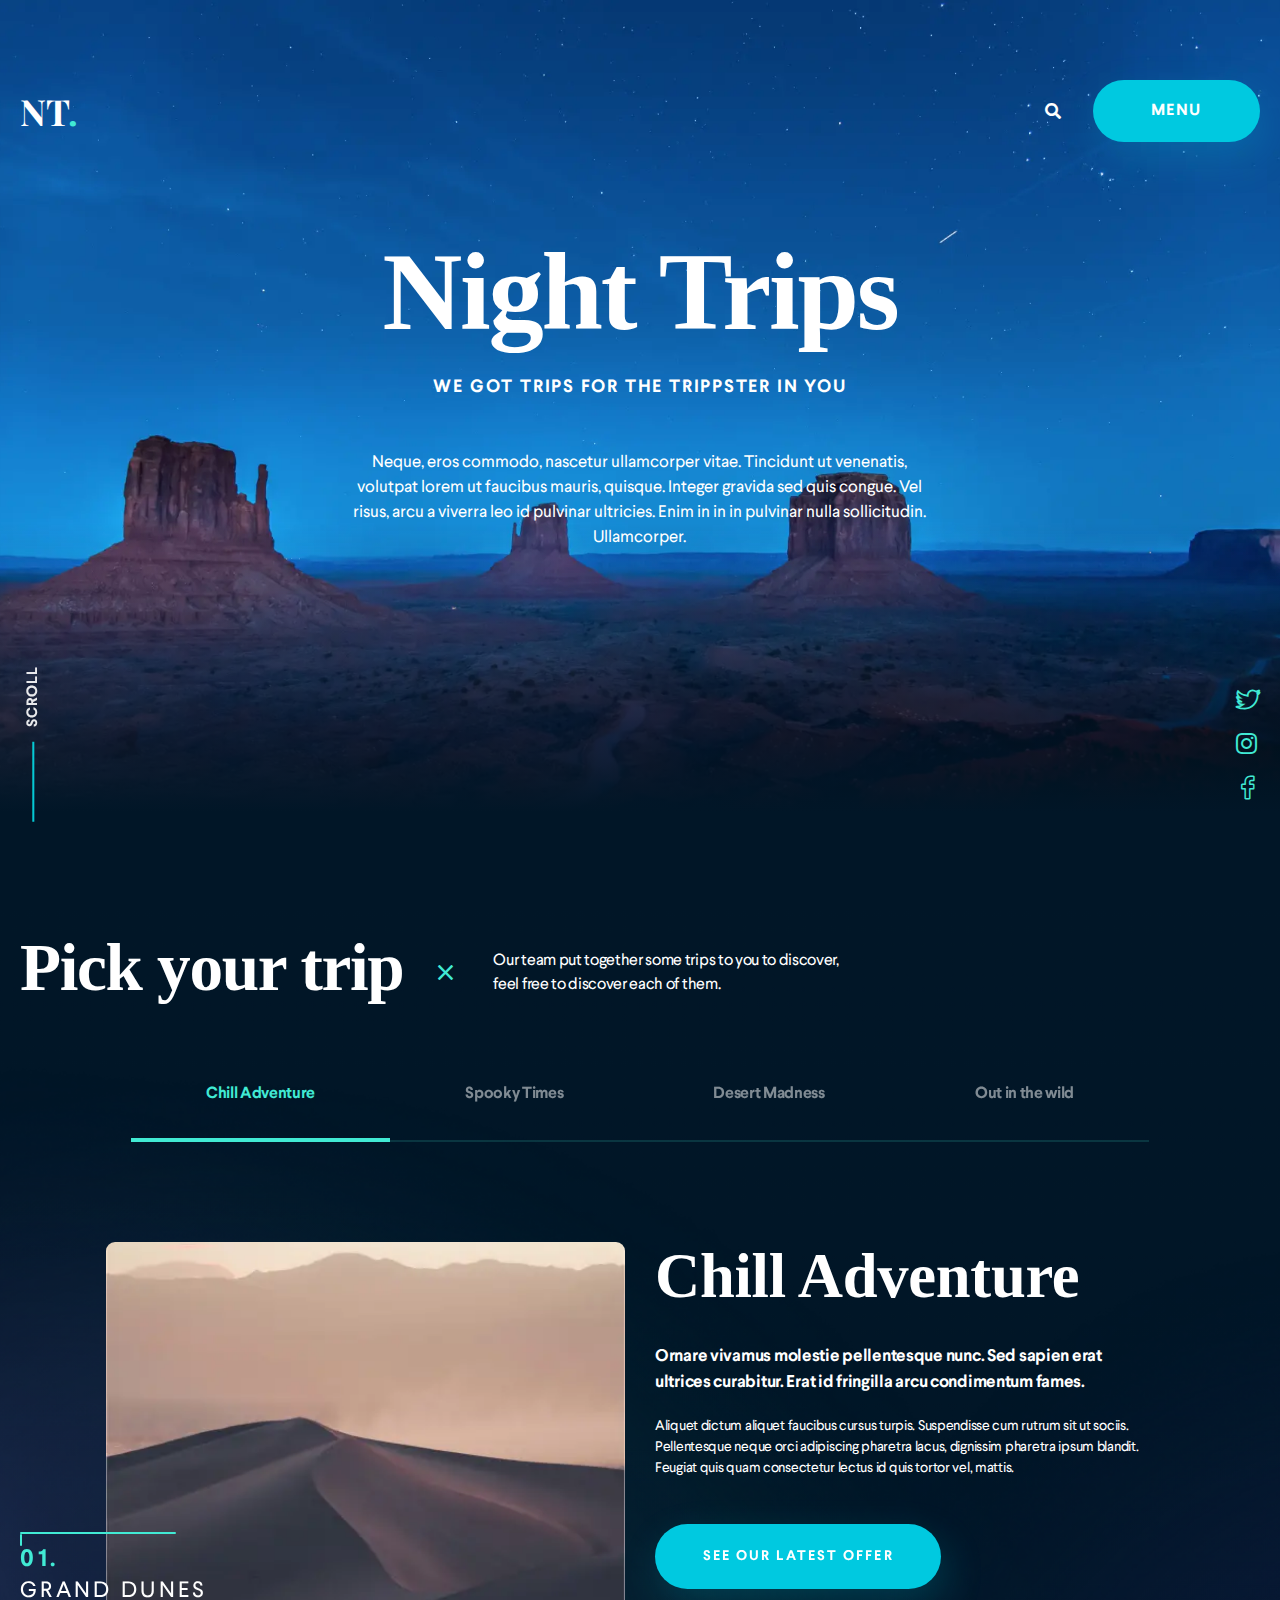
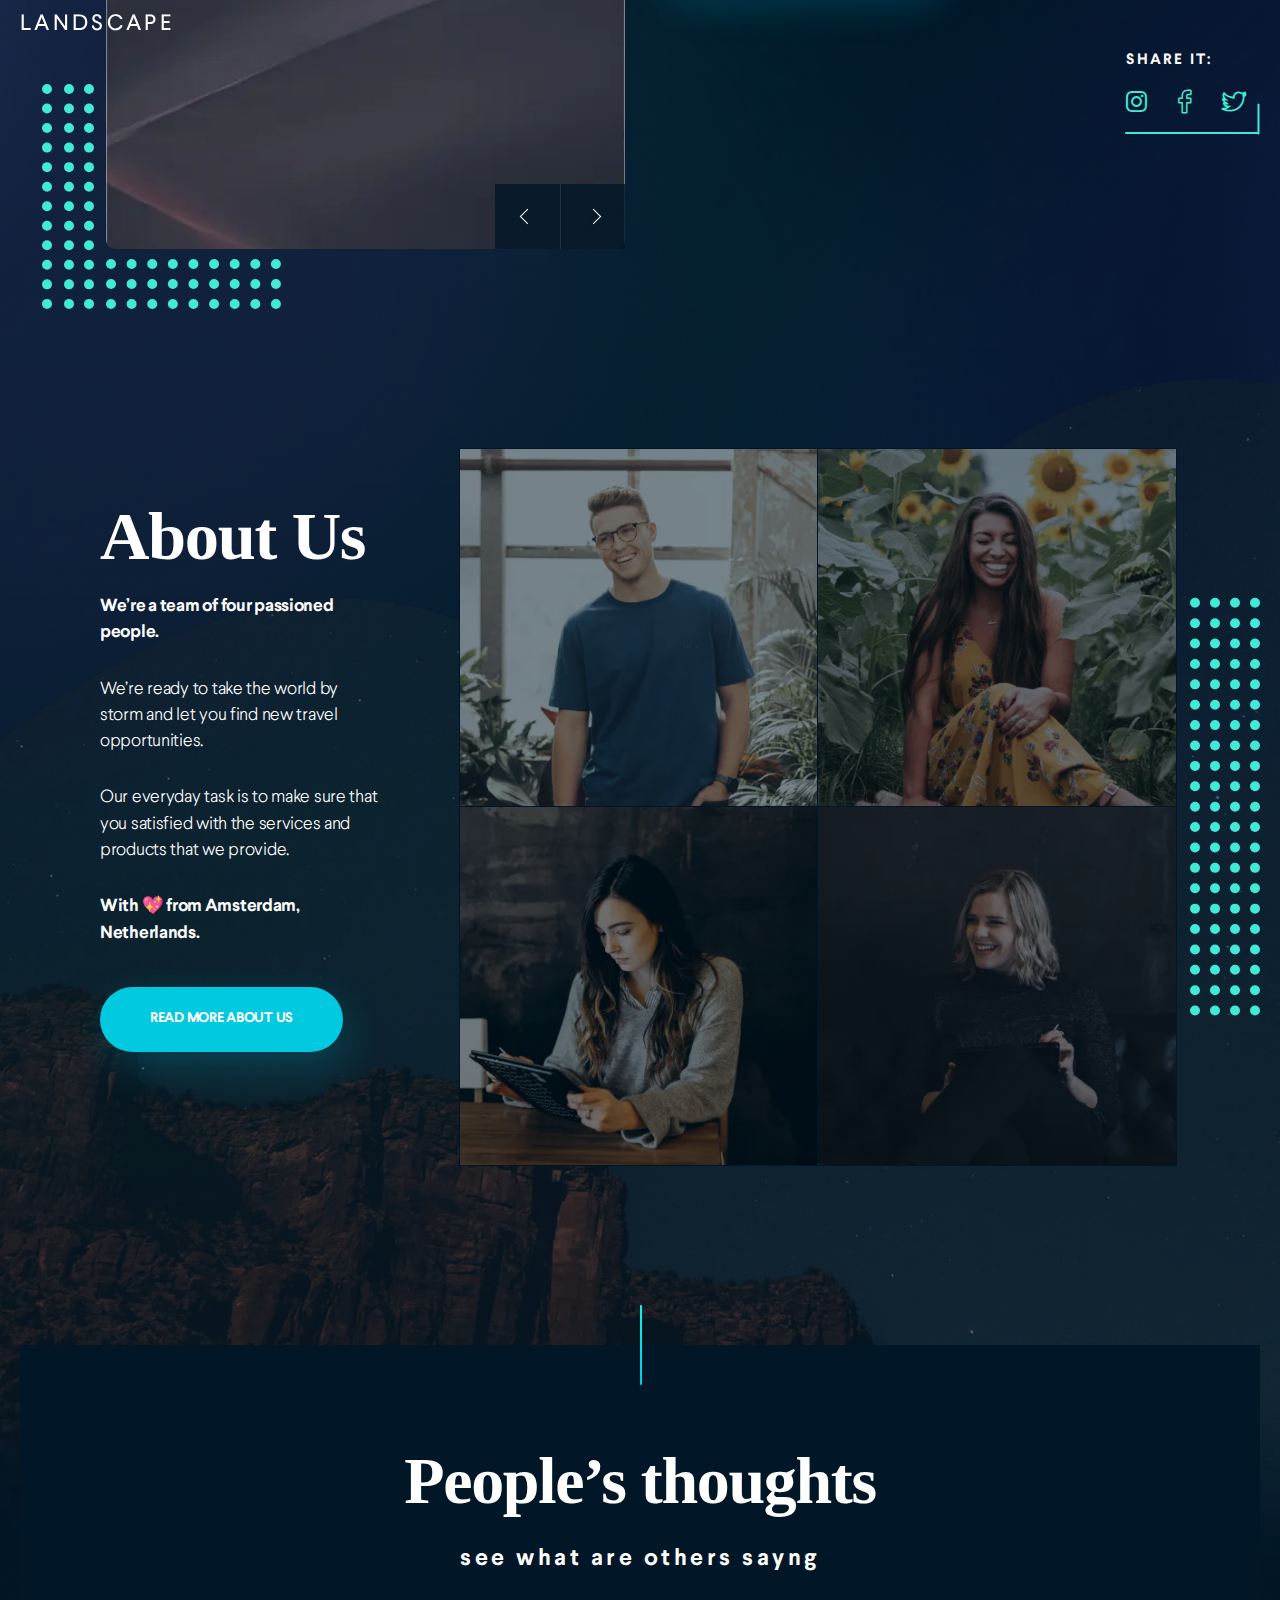
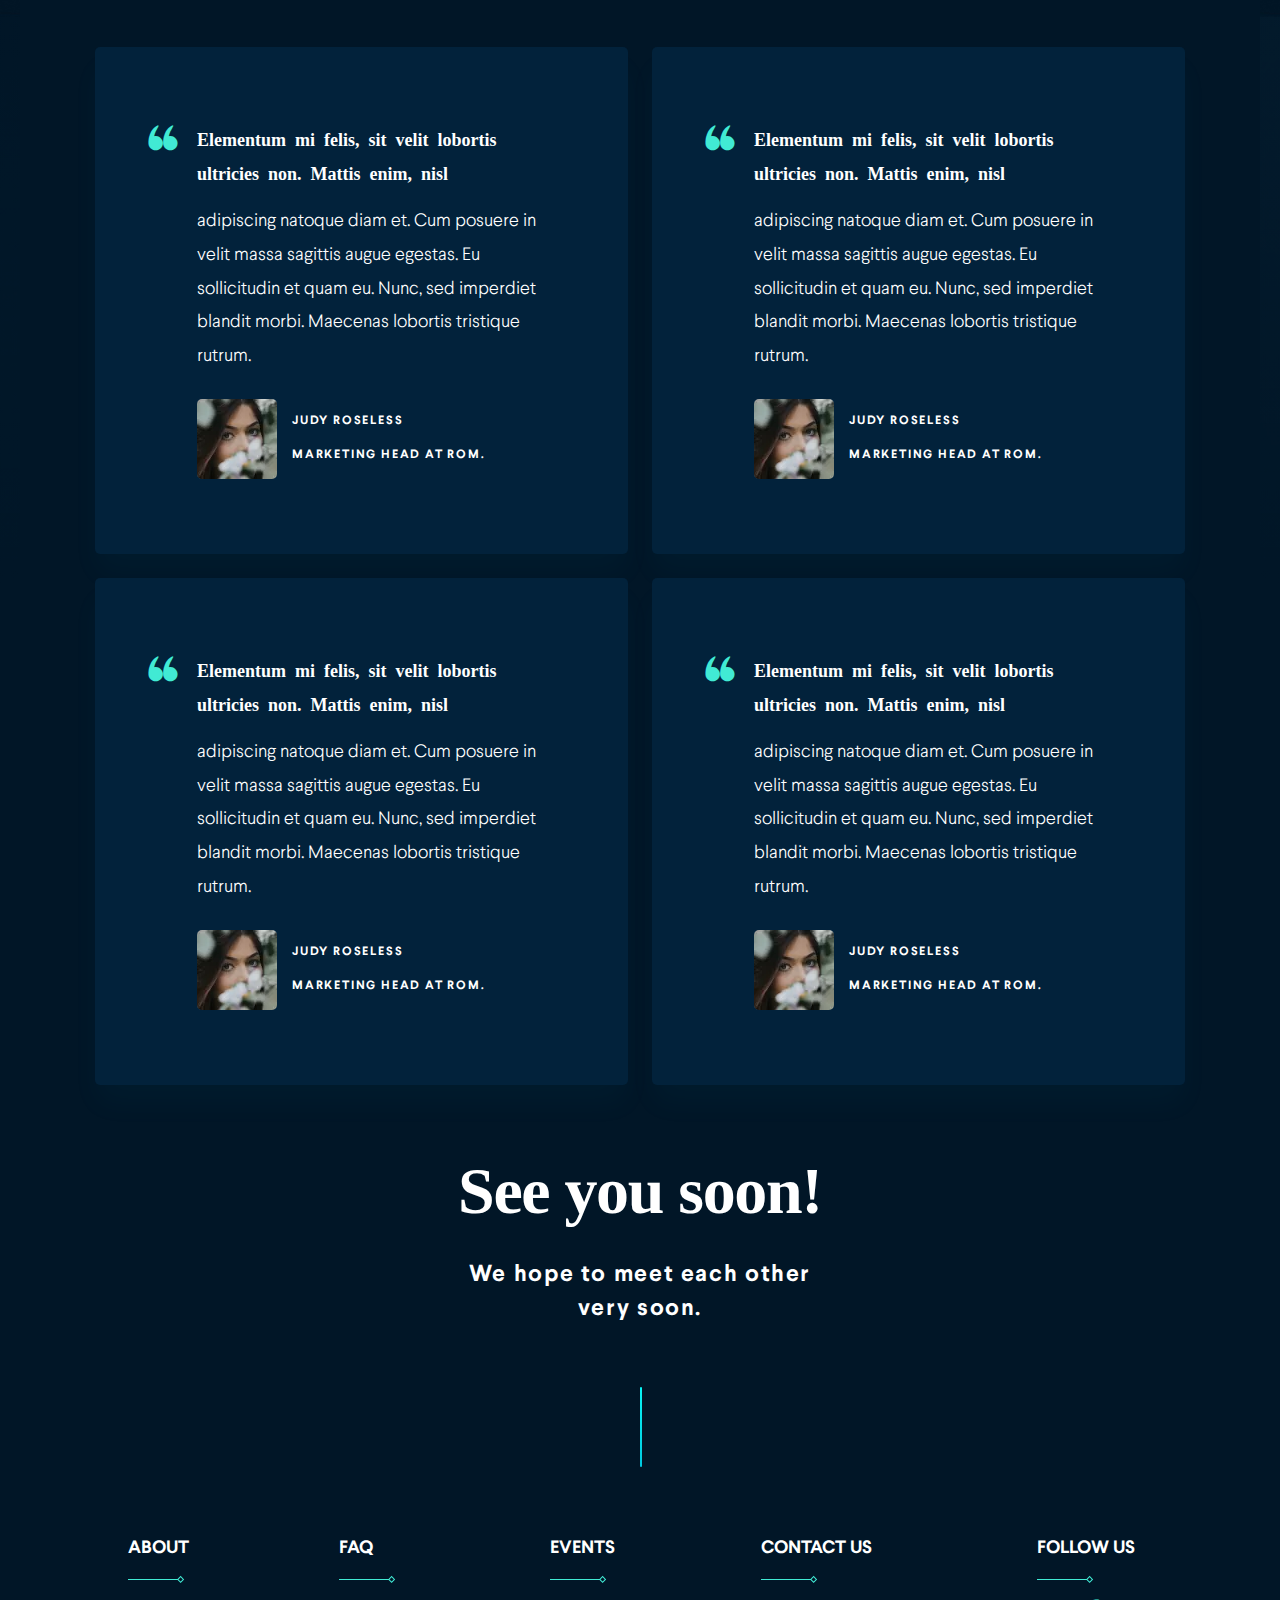
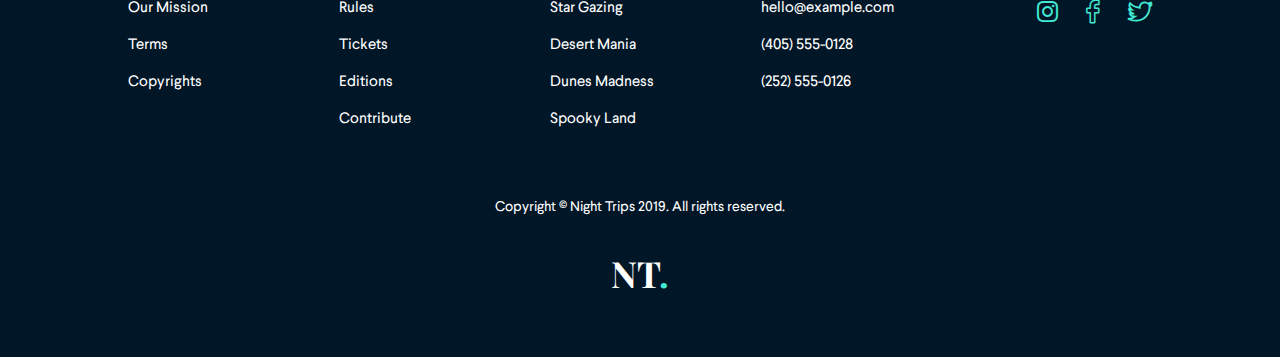
<file: index.html>
<!DOCTYPE html><html lang="en"> <head>	<title>Night Trips</title>	<meta charset="UTF-8">	<meta name="format-detection" content="telephone=no">	<link rel="stylesheet" href="css/style.min.css">	<link rel="shortcut icon" href="favicon.ico">	<!-- <meta name="robots" content="noindex, nofollow"> -->	<!-- <meta name="viewport" content="width=device-width, initial-scale=1.0, maximum-scale=1.0, user-scalable=0"> -->	<meta name="viewport" content="width=device-width, initial-scale=1.0"></head><body>	<div class="wrapper">		<header class="header _lp">	<div class="header__content _container">		<div class="header__row">			<a href="#" class="header__logo">				<p>NT<span>.</span></p>			</a>			<div class="header__list">				<form action="#" method="GET" class="header__search-box">					<input autocomplete="off" type="text" name="form[]" value="" class="header__input input"						placeholder="Search">					<button type="submit" class="header__search-btn _icon-search"></button>				</form>				<button type="button" class="header__search _icon-search"></button>				<div class="header__menu menu">					<span class="menu__icon menu all-btn icon-menu">menu</span>					<nav class="menu__body">						<ul class="menu__list">							<li><a data-goto=".to-home" href="#" class="menu__links">Home</a></li>							<li><a data-goto=".to-pick" href="#" class="menu__links">Pick Your Trip</a></li>							<li><a data-goto=".to-about" href="#" class="menu__links">About Us</a></li>							<li><a data-goto=".to-testimonials" href="#" class="menu__links">People's thoughts</a></li>							<li><a data-goto=".to-contacts" href="#" class="menu__links">contact us</a></li>						</ul>					</nav>				</div>			</div>		</div>	</div></header>		<main class="page">			<div class="page__mainscreen mainscreen-page">				<div class="mainscreen-page__gradient"></div>				<div class="night">					<div class="shooting_star"></div>					<div class="shooting_star"></div>					<div class="shooting_star"></div>					<div class="shooting_star"></div>					<div class="shooting_star"></div>					<div class="shooting_star"></div>					<div class="shooting_star"></div>					<div class="shooting_star"></div>					<div class="shooting_star"></div>					<div class="shooting_star"></div>					<div class="shooting_star"></div>					<div class="shooting_star"></div>					<div class="shooting_star"></div>					<div class="shooting_star"></div>					<div class="shooting_star"></div>				</div>				<div class="mainscreen-page__container _container">					<div class="mainscreen-page__body body-mainscreen">						<div class="body-mainscreen__title to-home">Night Trips</div>						<div class="body-mainscreen__subtitle">WE GOT TRIPS FOR THE TRIPPSTER IN YOU</div>						<div class="body-mainscreen__text">Neque, eros commodo, nascetur ullamcorper vitae. Tincidunt ut							venenatis, volutpat lorem ut faucibus mauris, quisque. Integer gravida sed quis congue. Vel							risus, arcu a viverra leo id pulvinar ultricies. Enim in in in pulvinar nulla sollicitudin.							Ullamcorper.</div>					</div>					<div class="mainscreen-page__bottom bottom-mainscreen">						<div class="mainscreen-page__container _container">							<div class="bottom-mainscreen__row">								<div class="bottom-mainscreen__column bottom-mainscreen__column_left">									<div class="bottom-mainscreen__scroll">scroll</div>								</div>								<div class="bottom-mainscreen__column bottom-mainscreen__column_right">									<div class="bottom-mainscreen__social">										<a href="#" class="bottom-mainscreen__link _icon-twitter"></a>										<a href="#" class="bottom-mainscreen__link _icon-instagram"></a>										<a href="#" class="bottom-mainscreen__link _icon-facebook"></a>									</div>								</div>							</div>						</div>					</div>				</div>			</div>			<div class="page__background">				<div class="page__pick pick-content">					<div class="tabs-block__container _container-1375">						<div class="pick-content__header">							<div class="pick-content__title title to-pick">Pick your trip</div>							<div class="pick-content__icon _icon-close"></div>							<div class="pick-content__text">Our team put together some trips to you to discover,<br>								feel free to discover each of them.</div>						</div>						<div class="pick-content__tabs-block tabs-block">							<div class="tabs-block__content _tabs">								<nav class="tabs-block__nav">									<div class="tabs-block__item _tabs-item _active">Chill Adventure</div>									<div class="tabs-block__item _tabs-item">Spooky Times</div>									<div class="tabs-block__item _tabs-item">Desert Madness</div>									<div class="tabs-block__item _tabs-item">Out in the wild</div>								</nav>								<div class="tabs-block__body">									<div class="tabs-block__block _tabs-block _active">										<div class="tabs-block__row">											<div class="tabs-block__column tabs-block__column_left slider">												<div class="slider__more slider__more_prev"><span></span></div>												<div class="slider__more slider__more_next"><span></span></div>												<div class="slider__mainslider _swiper">													<div class="slider__slide swiper-slide">														<div class="slider__body">															<div class="slider__decor-box">																<div class="slider__text text-span">																	<span class="text-span__span1">grand dunes landscape</span>																</div>																<span class="slider__decor"></span>																<span class="slider__decor2"></span>																<span class="slider__decor3"></span>																<span class="slider__decor4"></span>																<span class="slider__decor5"></span>																<span class="slider__decor6"></span>																<div class="slider__image">																	<picture><source srcset="img/slider/01.webp" type="image/webp"><img src="img/slider/01.jpg" alt=""></picture>																</div>															</div>														</div>													</div>													<div class="slider__slide swiper-slide">														<div class="slider__body">															<div class="slider__decor-box">																<div class="slider__text text-span">																	<span class="text-span__span2">granddunes landscape</span>																</div>																<span class="slider__decor"></span>																<span class="slider__decor2"></span>																<span class="slider__decor3"></span>																<span class="slider__decor4"></span>																<span class="slider__decor5"></span>																<span class="slider__decor6"></span>																<div class="slider__image">																	<picture><source srcset="img/slider/01.webp" type="image/webp"><img src="img/slider/01.jpg" alt=""></picture>																</div>															</div>														</div>													</div>													<div class="slider__slide swiper-slide">														<div class="slider__body">															<div class="slider__decor-box">																<div class="slider__text text-span">																	<span class="text-span__span3">grand dunes landscape</span>																</div>																<span class="slider__decor"></span>																<span class="slider__decor2"></span>																<span class="slider__decor3"></span>																<span class="slider__decor4"></span>																<span class="slider__decor5"></span>																<span class="slider__decor6"></span>																<div class="slider__image">																	<picture><source srcset="img/slider/01.webp" type="image/webp"><img src="img/slider/01.jpg" alt=""></picture>																</div>															</div>														</div>													</div>												</div>											</div>											<div class="tabs-block__column tabs-block__column_right">												<div class="tabs-block__container-text">													<div class="tabs-block__title">Chill Adventure</div>													<div class="tabs-block__subtitle">Ornare vivamus molestie pellentesque nunc. Sed														sapien														erat ultrices curabitur. Erat id fringilla arcu condimentum fames.</div>													<div class="tabs-block__text">Aliquet dictum aliquet faucibus cursus turpis.														Suspendisse cum rutrum sit ut sociis.														Pellentesque neque orci adipiscing pharetra lacus, dignissim pharetra ipsum														blandit.														Feugiat quis quam consectetur lectus id quis tortor vel, mattis.</div>													<a href="" class="tabs-block__btn all-btn">see our latest offer</a>												</div>												<div class="tabs-block__social social-tabs">													<div class="social-tabs__name">share it:</div>													<div class="social-tabs__list">														<a href="#" class="social-tabs__link _icon-instagram"></a>														<a href="#" class="social-tabs__link _icon-facebook"></a>														<a href="#" class="social-tabs__link _icon-twitter"></a>													</div>												</div>											</div>										</div>									</div>									<div class="tabs-block__block _tabs-block">										<div class="tabs-block__row">											<div class="tabs-block__column tabs-block__column_left slider">												<div class="slider__more slider__more_prev"><span></span></div>												<div class="slider__more slider__more_next"><span></span></div>												<div class="slider__mainslider _swiper">													<div class="slider__slide swiper-slide">														<div class="slider__body">															<div class="slider__decor-box">																<div class="slider__text text-span">																	<span class="text-span__span1">grand dunes landscape</span>																</div>																<span class="slider__decor"></span>																<span class="slider__decor2"></span>																<span class="slider__decor3"></span>																<span class="slider__decor4"></span>																<span class="slider__decor5"></span>																<span class="slider__decor6"></span>																<div class="slider__image">																	<picture><source srcset="img/mainscreen.webp" type="image/webp"><img src="img/mainscreen.jpg" alt=""></picture>																</div>															</div>														</div>													</div>													<div class="slider__slide swiper-slide">														<div class="slider__body">															<div class="slider__decor-box">																<div class="slider__text text-span">																	<span class="text-span__span2">grand dunes landscape</span>																</div>																<span class="slider__decor"></span>																<span class="slider__decor2"></span>																<span class="slider__decor3"></span>																<span class="slider__decor4"></span>																<span class="slider__decor5"></span>																<span class="slider__decor6"></span>																<div class="slider__image">																	<picture><source srcset="img/slider/01.webp" type="image/webp"><img src="img/slider/01.jpg" alt=""></picture>																</div>															</div>														</div>													</div>													<div class="slider__slide swiper-slide">														<div class="slider__body">															<div class="slider__decor-box">																<div class="slider__text text-span">																	<span class="text-span__span3">grand dunes landscape</span>																</div>																<span class="slider__decor"></span>																<span class="slider__decor2"></span>																<span class="slider__decor3"></span>																<span class="slider__decor4"></span>																<span class="slider__decor5"></span>																<span class="slider__decor6"></span>																<div class="slider__image">																	<picture><source srcset="img/mainscreen.webp" type="image/webp"><img src="img/mainscreen.jpg" alt=""></picture>																</div>															</div>														</div>													</div>												</div>											</div>											<div class="tabs-block__column tabs-block__column_right">												<div class="tabs-block__container-text">													<div class="tabs-block__title">Chill Adventure</div>													<div class="tabs-block__subtitle">Ornare vivamus molestie pellentesque nunc. Sed														sapien														erat ultrices curabitur. Erat id fringilla arcu condimentum fames.</div>													<div class="tabs-block__text">Aliquet dictum aliquet faucibus cursus turpis.														Suspendisse cum rutrum sit ut sociis.														Pellentesque neque orci adipiscing pharetra lacus, dignissim pharetra ipsum														blandit.														Feugiat quis quam consectetur lectus id quis tortor vel, mattis.</div>													<a href="" class="tabs-block__btn all-btn">see our latest offer</a>												</div>												<div class="tabs-block__social social-tabs">													<div class="social-tabs__name">share it:</div>													<div class="social-tabs__list">														<a href="#" class="social-tabs__link _icon-instagram"></a>														<a href="#" class="social-tabs__link _icon-facebook"></a>														<a href="#" class="social-tabs__link _icon-twitter"></a>													</div>												</div>											</div>										</div>									</div>									<div class="tabs-block__block _tabs-block">										<div class="tabs-block__row">											<div class="tabs-block__column tabs-block__column_left slider">												<div class="slider__more slider__more_prev"><span></span></div>												<div class="slider__more slider__more_next"><span></span></div>												<div class="slider__mainslider _swiper">													<div class="slider__slide swiper-slide">														<div class="slider__body">															<div class="slider__decor-box">																<div class="slider__text text-span">																	<span class="text-span__span1">grand dunes landscape</span>																</div>																<span class="slider__decor"></span>																<span class="slider__decor2"></span>																<span class="slider__decor3"></span>																<span class="slider__decor4"></span>																<span class="slider__decor5"></span>																<span class="slider__decor6"></span>																<div class="slider__image">																	<picture><source srcset="img/slider/01.webp" type="image/webp"><img src="img/slider/01.jpg" alt=""></picture>																</div>															</div>														</div>													</div>													<div class="slider__slide swiper-slide">														<div class="slider__body">															<div class="slider__decor-box">																<div class="slider__text text-span">																	<span class="text-span__span2">grand dunes landscape</span>																</div>																<span class="slider__decor"></span>																<span class="slider__decor2"></span>																<span class="slider__decor3"></span>																<span class="slider__decor4"></span>																<span class="slider__decor5"></span>																<span class="slider__decor6"></span>																<div class="slider__image">																	<picture><source srcset="img/mainscreen.webp" type="image/webp"><img src="img/mainscreen.jpg" alt=""></picture>																</div>															</div>														</div>													</div>													<div class="slider__slide swiper-slide">														<div class="slider__body">															<div class="slider__decor-box">																<div class="slider__text text-span">																	<span class="text-span__span3">grand dunes landscape</span>																</div>																<span class="slider__decor"></span>																<span class="slider__decor2"></span>																<span class="slider__decor3"></span>																<span class="slider__decor4"></span>																<span class="slider__decor5"></span>																<span class="slider__decor6"></span>																<div class="slider__image">																	<picture><source srcset="img/slider/01.webp" type="image/webp"><img src="img/slider/01.jpg" alt=""></picture>																</div>															</div>														</div>													</div>												</div>											</div>											<div class="tabs-block__column tabs-block__column_right">												<div class="tabs-block__container-text">													<div class="tabs-block__title">Chill Adventure</div>													<div class="tabs-block__subtitle">Ornare vivamus molestie pellentesque nunc. Sed														sapien														erat ultrices curabitur. Erat id fringilla arcu condimentum fames.</div>													<div class="tabs-block__text">Aliquet dictum aliquet faucibus cursus turpis.														Suspendisse cum rutrum sit ut sociis.														Pellentesque neque orci adipiscing pharetra lacus, dignissim pharetra ipsum														blandit.														Feugiat quis quam consectetur lectus id quis tortor vel, mattis.</div>													<a href="" class="tabs-block__btn all-btn">see our latest offer</a>												</div>												<div class="tabs-block__social social-tabs">													<div class="social-tabs__name">share it:</div>													<div class="social-tabs__list">														<a href="#" class="social-tabs__link _icon-instagram"></a>														<a href="#" class="social-tabs__link _icon-facebook"></a>														<a href="#" class="social-tabs__link _icon-twitter"></a>													</div>												</div>											</div>										</div>									</div>									<div class="tabs-block__block _tabs-block">										<div class="tabs-block__row">											<div class="tabs-block__column tabs-block__column_left slider">												<div class="slider__more slider__more_prev"><span></span></div>												<div class="slider__more slider__more_next"><span></span></div>												<div class="slider__mainslider _swiper">													<div class="slider__slide swiper-slide">														<div class="slider__body">															<div class="slider__decor-box">																<div class="slider__text text-span">																	<span class="text-span__span1">grand dunes landscape</span>																</div>																<span class="slider__decor"></span>																<span class="slider__decor2"></span>																<span class="slider__decor3"></span>																<span class="slider__decor4"></span>																<span class="slider__decor5"></span>																<span class="slider__decor6"></span>																<div class="slider__image">																	<picture><source srcset="img/mainscreen.webp" type="image/webp"><img src="img/mainscreen.jpg" alt=""></picture>																</div>															</div>														</div>													</div>													<div class="slider__slide swiper-slide">														<div class="slider__body">															<div class="slider__decor-box">																<div class="slider__text text-span">																	<span class="text-span__span2">grand dunes landscape</span>																</div>																<span class="slider__decor"></span>																<span class="slider__decor2"></span>																<span class="slider__decor3"></span>																<span class="slider__decor4"></span>																<span class="slider__decor5"></span>																<span class="slider__decor6"></span>																<div class="slider__image">																	<picture><source srcset="img/mainscreen.webp" type="image/webp"><img src="img/mainscreen.jpg" alt=""></picture>																</div>															</div>														</div>													</div>													<div class="slider__slide swiper-slide">														<div class="slider__body">															<div class="slider__decor-box">																<div class="slider__text text-span">																	<span class="text-span__span3">grand dunes landscape</span>																</div>																<span class="slider__decor"></span>																<span class="slider__decor2"></span>																<span class="slider__decor3"></span>																<span class="slider__decor4"></span>																<span class="slider__decor5"></span>																<span class="slider__decor6"></span>																<div class="slider__image">																	<picture><source srcset="img/slider/01.webp" type="image/webp"><img src="img/slider/01.jpg" alt=""></picture>																</div>															</div>														</div>													</div>												</div>											</div>											<div class="tabs-block__column tabs-block__column_right">												<div class="tabs-block__container-text">													<div class="tabs-block__title">Chill Adventure</div>													<div class="tabs-block__subtitle">Ornare vivamus molestie pellentesque nunc. Sed														sapien														erat ultrices curabitur. Erat id fringilla arcu condimentum fames.</div>													<div class="tabs-block__text">Aliquet dictum aliquet faucibus cursus turpis.														Suspendisse cum rutrum sit ut sociis.														Pellentesque neque orci adipiscing pharetra lacus, dignissim pharetra ipsum														blandit.														Feugiat quis quam consectetur lectus id quis tortor vel, mattis.</div>													<a href="" class="tabs-block__btn all-btn">see our latest offer</a>												</div>												<div class="tabs-block__social social-tabs">													<div class="social-tabs__name">share it:</div>													<div class="social-tabs__list">														<a href="#" class="social-tabs__link _icon-instagram"></a>														<a href="#" class="social-tabs__link _icon-facebook"></a>														<a href="#" class="social-tabs__link _icon-twitter"></a>													</div>												</div>											</div>										</div>									</div>								</div>							</div>						</div>					</div>				</div>				<div class="page__bg-mountain">					<div data-da=".page__about,479.98,1" class="page__bg-image _ibg">						<picture><source srcset="img/Image_bg_mountain.webp" type="image/webp"><img class="" src="img/Image_bg_mountain.png" alt=""></picture>					</div>					<div class="page__about about-page to-about">						<div class="about-page__container _container-1375">							<div class="about-page__row">								<div class="about-page__column about-page__column_left">									<div class="about-page__content">										<div class="about-page__title title">About Us</div>										<div class="about-page__text">											<p>We’re a team of four passioned people.</p>											<p class="about-page__text-p">We’re ready to take the world by storm and												let you find new travel opportunities.</p>											<p class="about-page__text-p">Our everyday task is to make sure that you satisfied with												the services and products												that we provide. </p>											<p>With <span>💖</span> from Amsterdam, Netherlands.</p>										</div>										<a href="#" class="about-page__btn all-btn">read more about us</a>									</div>								</div>								<div class="about-page__column about-page__column_right">									<div class="about-page__photo-flex">										<div class="about-page__photo-row about-page__photo-row_left _gallery">											<a href="img/about/01.jpg" class="about-page__image _ibg">												<picture><source srcset="img/about/01.webp" type="image/webp"><img src="img/about/01.jpg" alt=""></picture>											</a>											<a href="img/about/02.jpg" class="about-page__image _ibg">												<picture><source srcset="img/about/02.webp" type="image/webp"><img src="img/about/02.jpg" alt=""></picture>											</a>											<a href="img/about/03.jpg" class="about-page__image _ibg">												<picture><source srcset="img/about/03.webp" type="image/webp"><img src="img/about/03.jpg" alt=""></picture>											</a>											<a href="img/about/04.jpg" class="about-page__image _ibg">												<picture><source srcset="img/about/04.webp" type="image/webp"><img src="img/about/04.jpg" alt=""></picture>											</a>										</div>										<div class="about-page__photo-row about-page__photo-row_right">											<span class="about-page__photo-span"></span>											<span class="about-page__photo-span"></span>											<span class="about-page__photo-span"></span>											<span class="about-page__photo-span"></span>										</div>									</div>								</div>							</div>						</div>					</div>					<div class="page__testimonials testimonials-page to-testimonials">						<div class="testimonials-page__container _container-1680">							<div class="testimonials-page__background">								<div class="testimonials-page__container _container-1050">									<div class="testimonials-page__intro">										<div class="testimonials-page__title title">People’s thoughts</div>										<div class="testimonials-page__subtitle">see what are others sayng</div>									</div>									<div class="testimonials-page__row">										<div class="testimonials-page__column">											<div class="testimonials-page__card card-testimonials">												<div class="card-testimonials__title _icon-comment">Elementum mi felis, sit velit													lobortis													ultricies													non. Mattis enim, nisl</div>												<div class="card-testimonials__text">adipiscing natoque diam et. Cum posuere in													velit													massa sagittis augue egestas. Eu sollicitudin et quam eu. Nunc, sed imperdiet													blandit morbi. Maecenas lobortis tristique rutrum.</div>												<div class="card-testimonials__bottom">													<div class="card-testimonials__image">														<picture><source srcset="img/card/photo.webp" type="image/webp"><img src="img/card/photo.jpg" alt=""></picture>													</div>													<div class="card-testimonials__names">														<p class="card-testimonials__name">Judy ROSELESS</p>														<p class="card-testimonials__job">marketing head <span>at</span> rom.</p>													</div>												</div>											</div>										</div>										<div class="testimonials-page__column">											<div class="testimonials-page__card card-testimonials">												<div class="card-testimonials__title _icon-comment">Elementum mi felis, sit velit													lobortis													ultricies													non. Mattis enim, nisl</div>												<div class="card-testimonials__text">adipiscing natoque diam et. Cum posuere in													velit													massa sagittis augue egestas. Eu sollicitudin et quam eu. Nunc, sed imperdiet													blandit morbi. Maecenas lobortis tristique rutrum.</div>												<div class="card-testimonials__bottom">													<div class="card-testimonials__image">														<picture><source srcset="img/card/photo.webp" type="image/webp"><img src="img/card/photo.jpg" alt=""></picture>													</div>													<div class="card-testimonials__names">														<p class="card-testimonials__name">Judy ROSELESS</p>														<p class="card-testimonials__job">marketing head <span>at</span> rom.</p>													</div>												</div>											</div>										</div>										<div class="testimonials-page__column">											<div class="testimonials-page__card card-testimonials">												<div class="card-testimonials__title _icon-comment">Elementum mi felis, sit velit													lobortis													ultricies													non. Mattis enim, nisl</div>												<div class="card-testimonials__text">adipiscing natoque diam et. Cum posuere in													velit													massa sagittis augue egestas. Eu sollicitudin et quam eu. Nunc, sed imperdiet													blandit morbi. Maecenas lobortis tristique rutrum.</div>												<div class="card-testimonials__bottom">													<div class="card-testimonials__image">														<picture><source srcset="img/card/photo.webp" type="image/webp"><img src="img/card/photo.jpg" alt=""></picture>													</div>													<div class="card-testimonials__names">														<p class="card-testimonials__name">Judy ROSELESS</p>														<p class="card-testimonials__job">marketing head <span>at</span> rom.</p>													</div>												</div>											</div>										</div>										<div class="testimonials-page__column">											<div class="testimonials-page__card card-testimonials">												<div class="card-testimonials__title _icon-comment">Elementum mi felis, sit velit													lobortis													ultricies													non. Mattis enim, nisl</div>												<div class="card-testimonials__text">adipiscing natoque diam et. Cum posuere in													velit													massa sagittis augue egestas. Eu sollicitudin et quam eu. Nunc, sed imperdiet													blandit morbi. Maecenas lobortis tristique rutrum.</div>												<div class="card-testimonials__bottom">													<div class="card-testimonials__image">														<picture><source srcset="img/card/photo.webp" type="image/webp"><img src="img/card/photo.jpg" alt=""></picture>													</div>													<div class="card-testimonials__names">														<p class="card-testimonials__name">Judy ROSELESS</p>														<p class="card-testimonials__job">marketing head <span>at</span> rom.</p>													</div>												</div>											</div>										</div>									</div>									<div class="testimonials-page__end">										<div class="testimonials-page__end-title title">See you soon!</div>										<div class="testimonials-page__end-subtitle">We hope to meet each other <br> very soon.										</div>									</div>								</div>							</div>						</div>					</div>				</div>			</div>		</main>		<footer class="footer">	<div class="footer__content _container-1025">		<div data-spollers="550,max" class="footer__row">			<div class="footer__column">				<button data-spoller tabindex="-1" type="button" class="footer__title">About</button>				<div class="footer__spollers-block">					<div class="footer__decor">						<span></span>					</div>					<ul class="footer__list">						<li><a href="#" class="footer__link">Our Mission</a></li>						<li><a href="#" class="footer__link">Terms</a></li>						<li><a href="#" class="footer__link">Copyrights</a></li>					</ul>				</div>			</div>			<div class="footer__column">				<button data-spoller tabindex="-1" type="button" class="footer__title">FAQ</button>				<div class="footer__spollers-block">					<div class="footer__decor">						<span></span>					</div>					<ul class="footer__list">						<li><a href="#" class="footer__link">Rules</a></li>						<li><a href="#" class="footer__link">Tickets</a></li>						<li><a href="#" class="footer__link">Editions</a></li>						<li><a href="#" class="footer__link">Contribute</a></li>					</ul>				</div>			</div>			<div class="footer__column">				<button data-spoller tabindex="-1" type="button" class="footer__title">Events</button>				<div class="footer__spollers-block">					<div class="footer__decor">						<span></span>					</div>					<ul class="footer__list">						<li><a href="#" class="footer__link">Star Gazing</a></li>						<li><a href="#" class="footer__link">Desert Mania</a></li>						<li><a href="#" class="footer__link">Dunes Madness</a></li>						<li><a href="#" class="footer__link">Spooky Land</a></li>					</ul>				</div>			</div>			<div class="footer__column">				<button data-spoller tabindex="-1" type="button" class="footer__title">Contact us</button>				<div class="footer__spollers-block">					<div class="footer__decor">						<span></span>					</div>					<ul class="footer__list">						<li><a href="mailto:hello@example.com" class="footer__link">hello@example.com</a></li>						<li><a href="tel:4055550128" class="footer__link">(405) 555-0128</a></li>						<li><a href="tel:2525550126" class="footer__link">(252) 555-0126</a></li>					</ul>				</div>			</div>			<div class="footer__column">				<button data-spoller tabindex="-1" type="button" class="footer__title">Follow us</button>				<div class="footer__spollers-block footer__spollers-block_social">					<div class="footer__decor">						<span></span>					</div>					<div class="footer__social">						<a href="#" class="footer__social-link _icon-instagram"></a>						<a href="#" class="footer__social-link _icon-facebook"></a>						<a href="#" class="footer__social-link _icon-twitter"></a>					</div>				</div>			</div>		</div>		<div class="footer__copy">Copyright © Night Trips 2019. All rights reserved.</div>		<div class="footer__logo">			<a href="#" class="header__logo to-contacts">				<p>NT<span>.</span></p>			</a>		</div>	</div></footer>	</div>	<script src="js/vendors.min.js"></script><script src="js/app.min.js"></script></body></html>
</file>
<file: css/style.min.css>
@charset "UTF-8";@import url(https://fonts.googleapis.com/css?family=Playfair+Display:700&display=swap);@font-face{font-family:icons;font-display:swap;src:url(../fonts/icons.woff) format("woff"),url(../fonts/icons.woff2) format("woff2");font-weight:400;font-style:normal}@font-face{font-family:Larsseit;src:url(../fonts/Larsseit-Light.eot);src:local("☺"),url(../fonts/Larsseit-Light.woff) format("woff"),url(../fonts/Larsseit-Light.ttf) format("truetype"),url(../fonts/Larsseit-Light.svg) format("svg");font-weight:300;font-style:normal}@font-face{font-family:Larsseit;src:url(../fonts/Larsseit.eot);src:local("☺"),url(../fonts/Larsseit.woff) format("woff"),url(../fonts/Larsseit.ttf) format("truetype"),url(../fonts/Larsseit.svg) format("svg");font-weight:400;font-style:normal}@font-face{font-family:Larsseit;src:url(../fonts/Larsseit-Bold.eot);src:local("☺"),url(../fonts/Larsseit-Bold.woff) format("woff"),url(../fonts/Larsseit-Bold.ttf) format("truetype"),url(../fonts/Larsseit-Bold.svg) format("svg");font-weight:700;font-style:normal}@font-face{font-family:Larsseit;src:url(../fonts/Larsseit-ExtraBold.eot);src:local("☺"),url(../fonts/Larsseit-ExtraBold.woff) format("woff"),url(../fonts/Larsseit-ExtraBold.ttf) format("truetype"),url(../fonts/Larsseit-ExtraBold.svg) format("svg");font-weight:900;font-style:normal}@font-face{font-family:Noe-Display;src:url(../fonts/Noe-Display-Bold.eot);src:local("☺"),url(../fonts/Noe-Display-Bold.woff) format("woff"),url(../fonts/Noe-Display-Bold.ttf) format("truetype"),url(../fonts/Noe-Display-Bold.svg) format("svg");font-weight:700;font-style:normal}@font-face{font-family:icons;src:url(../fonts/icons.eot?2uwd1i);src:url(../fonts/icons.eot?2uwd1i#iefix) format("embedded-opentype"),url(../fonts/icons.ttf?2uwd1i) format("truetype"),url(../fonts/icons.woff?2uwd1i) format("woff"),url(../fonts/icons.svg?2uwd1i#icons) format("svg");font-weight:400;font-style:normal;font-display:block}[class*=" _icon-"],[class^="_icon-"]{font-family:icons!important;speak:never;font-style:normal;font-weight:400;font-variant:normal;text-transform:none;line-height:1;-webkit-font-smoothing:antialiased;-moz-osx-font-smoothing:grayscale}._icon-close:before{content:"\e900"}._icon-comment:before{content:"\e901"}._icon-facebook:before{content:"\e902"}._icon-instagram:before{content:"\e903"}._icon-search:before{content:"\e904"}._icon-twitter:before{content:"\e905"}*{padding:0;margin:0;border:0}*,:after,:before{-webkit-box-sizing:border-box;box-sizing:border-box}aside,footer,header,nav,section{display:block}html{font-size:14px}body,html{height:100%;min-width:320px}body{line-height:1;font-family:Larsseit;-ms-text-size-adjust:100%;-moz-text-size-adjust:100%;-webkit-text-size-adjust:100%}button,input,textarea{font-family:Larsseit}input::-ms-clear{display:none}button{cursor:pointer;background-color:inherit}button::-moz-focus-inner{padding:0;border:0}a,a:visited{text-decoration:none}a:hover{text-decoration:none}ul li{list-style:none}img{vertical-align:top}h1,h2,h3,h4,h5,h6{font-weight:inherit;font-size:inherit}body{color:#000;background-color:#011627;font-size:14px}body._lock{overflow:hidden}.wrapper{width:100%;min-height:100%;overflow:hidden;display:-webkit-box;display:-ms-flexbox;display:flex;-webkit-box-orient:vertical;-webkit-box-direction:normal;-ms-flex-direction:column;flex-direction:column}._container{max-width:1460px;margin:0 auto;padding:0 20px}._container-1025{max-width:1065px;padding:0 20px;margin:0 auto}._container-1050{max-width:1090px;margin:0 auto}._container-1375{max-width:1415px;padding:0 20px;margin:0 auto}._container-1680{max-width:1720px;padding:0 20px;margin:0 auto}.btn{display:-webkit-inline-box;display:-ms-inline-flexbox;display:inline-flex;padding:0 0}.btn._fw{width:100%}.select{position:relative}.select__item{position:relative}.select__title{color:#000;border:1px solid #d9d9d9;background-color:#fff;cursor:pointer;border-radius:4px}.select__value{display:-webkit-box;display:-ms-flexbox;display:flex;font-size:14px;height:30px;padding:0 15px;-webkit-box-align:center;-ms-flex-align:center;align-items:center;-webkit-box-pack:justify;-ms-flex-pack:justify;justify-content:space-between;-webkit-box-orient:horizontal;-webkit-box-direction:reverse;-ms-flex-direction:row-reverse;flex-direction:row-reverse}.select__value span{height:1em;overflow:hidden;display:-webkit-box;-webkit-line-clamp:1;-webkit-box-orient:vertical}.select__value:before{content:"";display:inline-block;-webkit-transition:all .3s ease 0s;-o-transition:all .3s ease 0s;transition:all .3s ease 0s;width:11px;height:7px;background:url(../img/icons/select.svg) center/100% no-repeat}.select__input{width:100%;background-color:transparent;height:100%}.select__options{color:#000;position:absolute;top:29px;border-radius:0 0 4px 4px;min-width:100%;left:0;background-color:#fff;border-top:0;border:1px solid #d9d9d9;border-top:0;font-size:14px;padding:10px 0 5px 0}.select__option{cursor:pointer;padding:5px 15px;margin:0}.select._active{z-index:5}.select._active .select__value:before{-webkit-transform:rotate(-180deg);-ms-transform:rotate(-180deg);transform:rotate(-180deg)}.select._active .select__options{display:block}input[type=email],input[type=tel],input[type=text],textarea{-webkit-appearance:none;-moz-appearance:none;appearance:none}input[type=email]:focus,input[type=tel]:focus,input[type=text]:focus,textarea:focus{outline:0}.input{width:100%;display:block;padding:0 30px 0 12px}textarea.input{resize:none;padding:0 0}.checkbox{position:relative}.checkbox__input{position:absolute;width:0;height:0;opacity:0;visibility:hidden}.checkbox__input:checked+.checkbox__text:before{background:#fff url(../img/icons/check.svg) center no-repeat}.checkbox__text{display:-webkit-inline-box;display:-ms-inline-flexbox;display:inline-flex;-webkit-box-align:center;-ms-flex-align:center;align-items:center;position:relative;font-size:16px;color:#fff;letter-spacing:-.3px;line-height:calc(20 / 16);cursor:pointer}.checkbox__text:before{content:"";-ms-flex-item-align:start;align-self:flex-start;margin:0 14px 0 0;-webkit-box-flex:0;-ms-flex:0 0 20px;flex:0 0 20px;left:0;top:0;width:20px;height:18px;background:#fff;border:1px solid #a7a9ac}.checkbox a{color:#fff;text-decoration:underline}.checkbox._error .checkbox__text:before{border:1px solid #ee1212}.options{display:-webkit-box;display:-ms-flexbox;display:flex;-webkit-box-orient:vertical;-webkit-box-direction:normal;-ms-flex-direction:column;flex-direction:column;-webkit-box-align:start;-ms-flex-align:start;align-items:flex-start}.options__item{position:relative;cursor:pointer}.options__input{position:absolute;width:0;height:0;opacity:0;left:0;top:0;visibility:hidden}.options__input:checked+.options__text:after{-webkit-transform:scale(1);-ms-transform:scale(1);transform:scale(1)}.options__text{display:-webkit-inline-box;display:-ms-inline-flexbox;display:inline-flex;-webkit-box-align:center;-ms-flex-align:center;align-items:center;position:relative;font-size:16px;color:#fff;letter-spacing:-.3px;line-height:calc(20 / 16)}.options__text:before{content:"";-ms-flex-item-align:start;align-self:flex-start;margin:0 14px 0 0;-webkit-box-flex:0;-ms-flex:0 0 20px;flex:0 0 20px;left:0;top:0;border-radius:50%;width:20px;height:18px;background:#fff;border:1px solid #a7a9ac}.options__text:after{content:"";-webkit-transition:all .3s ease 0s;-o-transition:all .3s ease 0s;transition:all .3s ease 0s;-webkit-transform:scale(0);-ms-transform:scale(0);transform:scale(0);width:10px;height:10px;border-radius:50%;background-color:#77243a;position:absolute;left:5px;top:4px}.rating{display:-webkit-box;display:-ms-flexbox;display:flex;-webkit-box-align:end;-ms-flex-align:end;align-items:flex-end;font-size:40px;line-height:.75;-webkit-transition:opacity .3s ease 0s;-o-transition:opacity .3s ease 0s;transition:opacity .3s ease 0s}.rating.rating_sending{opacity:.2}.rating.rating_set .rating__active,.rating.rating_set .rating__item{cursor:pointer}.rating__body{position:relative}.rating__body::before{content:"★★★★★";display:block}.rating__active{position:absolute;width:0%;height:100%;top:0;left:0;overflow:hidden}.rating__active::before{content:"★★★★★";position:absolute;width:100%;height:100%;top:0;left:0;color:#ffd300}.rating__items{display:-webkit-box;display:-ms-flexbox;display:flex;position:absolute;width:100%;height:100%;top:0;left:0}.rating__item{-webkit-box-flex:0;-ms-flex:0 0 20%;flex:0 0 20%;height:100%;opacity:0}.rating__value{font-size:50%;line-height:1;padding:0 0 0 10px}.quantity{width:88px;height:40px;display:-webkit-box;display:-ms-flexbox;display:flex;border:1px solid rgba(166,166,166,.45)}.quantity__button{-webkit-box-flex:0;-ms-flex:0 0 30px;flex:0 0 30px;position:relative;cursor:pointer}.quantity__button::after,.quantity__button::before{content:"";position:absolute;top:50%;left:50%;-webkit-transition:all .3s ease 0s;-o-transition:all .3s ease 0s;transition:all .3s ease 0s;margin:0 0 0 -4.5px;background-color:#a6a6a6;width:9px;height:1px}.quantity__button_plus::before{-webkit-transform:rotate(-90deg);-ms-transform:rotate(-90deg);transform:rotate(-90deg)}.quantity__input{-webkit-box-flex:1;-ms-flex:1 1 auto;flex:1 1 auto}.quantity__input input{height:100%;color:#a6a6a6;font-size:12px;width:100%;text-align:center}.row:after{display:block;content:"";clear:both}.rub:after{content:"₽"}ol.counter{list-style-type:none;counter-reset:item}ol.counter li{position:relative;padding:0 0 0 45px}ol.counter li:before{counter-increment:item;content:counter(item);position:absolute;left:0;top:0;color:#818181;font-size:14px;font-weight:700;text-align:center;line-height:26px;border-radius:50%;width:28px;height:28px;border:1px solid #4274bb}.ellipsis{display:block;overflow:hidden;width:100%;white-space:nowrap;-o-text-overflow:ellipsis;text-overflow:ellipsis}.es{overflow:hidden;white-space:nowrap;-o-text-overflow:ellipsis;text-overflow:ellipsis}.table{display:table;font-size:0;width:100%}.trow{display:table-row}.cell{display:table-cell}.cell.full{width:100%}._ibg{position:relative}._ibg img{position:absolute;width:100%;height:100%;top:0;left:0;-o-object-fit:cover;object-fit:cover}body.ie ._ibg{background-position:center;background-size:cover;background-repeat:no-repeat}body.ie ._ibg img{width:0;height:0;opacity:0;visibility:hidden}._video{position:relative;overflow:hidden;height:0;padding-bottom:56.25%}._video embed,._video iframe,._video object,._video video{position:absolute;top:0;left:0;width:100%;height:100%}.videobg embed,.videobg iframe,.videobg object,.videobg video{position:fixed;top:50%;left:50%;min-width:100%;min-height:100%;width:auto;height:auto;z-index:-100;-webkit-transform:translateX(-50%) translateY(-50%);-ms-transform:translateX(-50%) translateY(-50%);transform:translateX(-50%) translateY(-50%);background-size:cover}._more-content{-webkit-transition:all .3s ease 0s;-o-transition:all .3s ease 0s;transition:all .3s ease 0s;overflow:hidden}._more-link{cursor:pointer}._more-link span{font-style:normal}._more-link span:first-child{display:block}._more-link span:last-child{display:none}._more-link._active span{font-style:normal}._more-link._active span:first-child{display:none}._more-link._active span:last-child{display:block}#map{background:url(../img/icons/loading.gif) center/50px no-repeat}._swiper{overflow:hidden}._swiper .swiper-wrapper{width:100%;height:100%;-webkit-box-sizing:content-box;box-sizing:content-box;display:-webkit-box;display:-ms-flexbox;display:flex;position:relative}._swiper.swiper-container-vertical .swiper-wrapper{-webkit-box-orient:vertical;-webkit-box-direction:normal;-ms-flex-direction:column;flex-direction:column}._swiper.swiper-container-autoheight .swiper-wrapper{-webkit-box-align:start;-ms-flex-align:start;align-items:flex-start}.swiper-container-initialized .swiper-slide{-ms-flex-negative:0;flex-shrink:0}.swiper-container-android .swiper-slide,.swiper-container-android .swiper-wrapper{-webkit-transform:translate3d(0,0,0);transform:translate3d(0,0,0)}.swiper-button-lock{display:none!important}._tabs-block{display:none}._tabs-block._active{display:block}.mirror{-webkit-transform:scale(-1,1);-ms-transform:scale(-1,1);transform:scale(-1,1)}.nicescroll-rails{z-index:1000!important}._custom-scroll{position:fixed;right:0;top:0;width:3px;height:100%;z-index:1000}._custom-scroll__line{background-color:rgba(0,0,0,.5);border-radius:3px 0 0 3px;position:relative;left:0;top:0;width:100%}.lg-actions .lg-next,.lg-actions .lg-prev{background-color:rgba(0,0,0,.45);border-radius:2px;color:#999;cursor:pointer;display:block;margin-top:-10px;position:absolute;display:block;width:20px;height:36px;top:50%;-webkit-transform:translate(0,-50%);-ms-transform:translate(0,-50%);transform:translate(0,-50%);z-index:1080}.lg-actions .lg-next.disabled,.lg-actions .lg-prev.disabled{pointer-events:none;opacity:.5}.lg-actions .lg-next:hover,.lg-actions .lg-prev:hover{color:#fff}.lg-actions .lg-next{right:20px;background:url(../img/icons/p-right.svg) 0 0/100% no-repeat}.lg-actions .lg-prev{left:20px;background:url(../img/icons/p-left.svg) 0 0/100% no-repeat}@-webkit-keyframes lg-right-end{0%{left:0}50%{left:-30px}100%{left:0}}@keyframes lg-right-end{0%{left:0}50%{left:-30px}100%{left:0}}@-webkit-keyframes lg-left-end{0%{left:0}50%{left:30px}100%{left:0}}@keyframes lg-left-end{0%{left:0}50%{left:30px}100%{left:0}}.lg-outer.lg-right-end .lg-object{-webkit-animation:lg-right-end .3s;animation:lg-right-end .3s;position:relative}.lg-outer.lg-left-end .lg-object{-webkit-animation:lg-left-end .3s;animation:lg-left-end .3s;position:relative}.lg-toolbar{z-index:1082;left:0;position:absolute;top:0;width:100%;background-color:rgba(0,0,0,.45)}.lg-toolbar .lg-icon{color:#999;cursor:pointer;float:right;font-size:24px;height:47px;line-height:27px;padding:10px 0;text-align:center;width:50px;text-decoration:none!important;outline:medium none;-webkit-transition:color .2s linear;-o-transition:color .2s linear;transition:color .2s linear}.lg-toolbar .lg-icon:hover{color:#fff}.lg-toolbar .lg-close{background:url(../img/icons/close.svg) center no-repeat}.lg-toolbar .lg-download{display:none}.lg-sub-html{background-color:rgba(0,0,0,.45);bottom:0;color:#eee;font-size:16px;left:0;padding:10px 40px;position:fixed;right:0;text-align:center;z-index:1080}.lg-sub-html h4{margin:0;font-size:13px;font-weight:700}.lg-sub-html p{font-size:12px;margin:5px 0 0}#lg-counter{color:#999;display:inline-block;font-size:16px;padding-left:20px;padding-top:12px;vertical-align:middle}.lg-next,.lg-prev,.lg-toolbar{opacity:1;-webkit-transition:-webkit-transform .35s cubic-bezier(0,0,.25,1) 0s,opacity .35s cubic-bezier(0,0,.25,1) 0s,color .2s linear;-o-transition:-o-transform .35s cubic-bezier(0,0,.25,1) 0s,opacity .35s cubic-bezier(0,0,.25,1) 0s,color .2s linear;-webkit-transition:opacity .35s cubic-bezier(0,0,.25,1) 0s,color .2s linear,-webkit-transform .35s cubic-bezier(0,0,.25,1) 0s;transition:opacity .35s cubic-bezier(0,0,.25,1) 0s,color .2s linear,-webkit-transform .35s cubic-bezier(0,0,.25,1) 0s;-o-transition:transform .35s cubic-bezier(0,0,.25,1) 0s,opacity .35s cubic-bezier(0,0,.25,1) 0s,color .2s linear;transition:transform .35s cubic-bezier(0,0,.25,1) 0s,opacity .35s cubic-bezier(0,0,.25,1) 0s,color .2s linear;transition:transform .35s cubic-bezier(0,0,.25,1) 0s,opacity .35s cubic-bezier(0,0,.25,1) 0s,color .2s linear,-webkit-transform .35s cubic-bezier(0,0,.25,1) 0s}.lg-hide-items .lg-prev{opacity:0;-webkit-transform:translate3d(-10px,0,0);transform:translate3d(-10px,0,0)}.lg-hide-items .lg-next{opacity:0;-webkit-transform:translate3d(10px,0,0);transform:translate3d(10px,0,0)}.lg-hide-items .lg-toolbar{opacity:0;-webkit-transform:translate3d(0,-10px,0);transform:translate3d(0,-10px,0)}body:not(.lg-from-hash) .lg-outer.lg-start-zoom .lg-object{-webkit-transform:scale3d(.5,.5,.5);transform:scale3d(.5,.5,.5);opacity:0;-webkit-transition:-webkit-transform 250ms cubic-bezier(0,0,.25,1) 0s,opacity 250ms cubic-bezier(0,0,.25,1)!important;-o-transition:-o-transform 250ms cubic-bezier(0,0,.25,1) 0s,opacity 250ms cubic-bezier(0,0,.25,1)!important;-webkit-transition:opacity 250ms cubic-bezier(0,0,.25,1),-webkit-transform 250ms cubic-bezier(0,0,.25,1) 0s!important;transition:opacity 250ms cubic-bezier(0,0,.25,1),-webkit-transform 250ms cubic-bezier(0,0,.25,1) 0s!important;-o-transition:transform 250ms cubic-bezier(0,0,.25,1) 0s,opacity 250ms cubic-bezier(0,0,.25,1)!important;transition:transform 250ms cubic-bezier(0,0,.25,1) 0s,opacity 250ms cubic-bezier(0,0,.25,1)!important;transition:transform 250ms cubic-bezier(0,0,.25,1) 0s,opacity 250ms cubic-bezier(0,0,.25,1),-webkit-transform 250ms cubic-bezier(0,0,.25,1) 0s!important;-webkit-transform-origin:50% 50%;-ms-transform-origin:50% 50%;transform-origin:50% 50%}body:not(.lg-from-hash) .lg-outer.lg-start-zoom .lg-item.lg-complete .lg-object{-webkit-transform:scale3d(1,1,1);transform:scale3d(1,1,1);opacity:1}.lg-outer .lg-thumb-outer{background-color:#0d0a0a;bottom:0;position:absolute;width:100%;z-index:1080;max-height:350px;-webkit-transform:translate3d(0,100%,0);transform:translate3d(0,100%,0);-webkit-transition:-webkit-transform .25s cubic-bezier(0,0,.25,1) 0s;-o-transition:-o-transform .25s cubic-bezier(0,0,.25,1) 0s;transition:-webkit-transform .25s cubic-bezier(0,0,.25,1) 0s;-o-transition:transform .25s cubic-bezier(0,0,.25,1) 0s;transition:transform .25s cubic-bezier(0,0,.25,1) 0s;transition:transform .25s cubic-bezier(0,0,.25,1) 0s,-webkit-transform .25s cubic-bezier(0,0,.25,1) 0s}.lg-outer .lg-thumb-outer.lg-grab .lg-thumb-item{cursor:-webkit-grab;cursor:-o-grab;cursor:-ms-grab;cursor:grab}.lg-outer .lg-thumb-outer.lg-grabbing .lg-thumb-item{cursor:move;cursor:-webkit-grabbing;cursor:-o-grabbing;cursor:-ms-grabbing;cursor:grabbing}.lg-outer .lg-thumb-outer.lg-dragging .lg-thumb{-webkit-transition-duration:0s!important;-o-transition-duration:0s!important;transition-duration:0s!important}.lg-outer.lg-thumb-open .lg-thumb-outer{-webkit-transform:translate3d(0,0,0);transform:translate3d(0,0,0)}.lg-outer .lg-thumb{padding:10px 0;height:100%;margin-bottom:-5px}.lg-outer .lg-thumb-item{border-radius:5px;cursor:pointer;float:left;overflow:hidden;height:100%;border:2px solid #fff;border-radius:4px;margin-bottom:5px}.lg-outer .lg-thumb-item.active,.lg-outer .lg-thumb-item:hover{border-color:#a90707}.lg-outer .lg-thumb-item img{width:100%;height:100%;-o-object-fit:cover;object-fit:cover}.lg-outer.lg-has-thumb .lg-item{padding-bottom:120px}.lg-outer.lg-can-toggle .lg-item{padding-bottom:0}.lg-outer.lg-pull-caption-up .lg-sub-html{-webkit-transition:bottom .25s ease;-o-transition:bottom .25s ease;transition:bottom .25s ease}.lg-outer.lg-pull-caption-up.lg-thumb-open .lg-sub-html{bottom:100px}.lg-outer .lg-toggle-thumb{background-color:#0d0a0a;border-radius:2px 2px 0 0;color:#999;cursor:pointer;font-size:24px;height:39px;line-height:27px;padding:5px 0;position:absolute;right:20px;text-align:center;top:-39px;width:50px}.lg-outer .lg-toggle-thumb:after{content:"\e1ff"}.lg-outer .lg-toggle-thumb:hover{color:#fff}.lg-outer .lg-video-cont{display:inline-block;vertical-align:middle;max-width:1140px;max-height:100%;width:100%;padding:0 5px}.lg-outer .lg-video{width:100%;height:0;padding-bottom:56.25%;overflow:hidden;position:relative}.lg-outer .lg-video .lg-object{display:inline-block;position:absolute;top:0;left:0;width:100%!important;height:100%!important}.lg-outer .lg-video .lg-video-play{width:84px;height:59px;position:absolute;left:50%;top:50%;margin-left:-42px;margin-top:-30px;z-index:1080;cursor:pointer}._no-webp .lg-outer .lg-has-vimeo .lg-video-play{background:url(../img/vimeo-play.png) no-repeat scroll 0 0 transparent}._no-webp .lg-outer .lg-has-vimeo:hover .lg-video-play{background:url(../img/vimeo-play.png) no-repeat scroll 0 -58px transparent}._no-webp .lg-outer .lg-has-html5 .lg-video-play{background:transparent url(../img/video-play.png) no-repeat scroll 0 0}.lg-outer .lg-has-html5 .lg-video-play{height:64px;margin-left:-32px;margin-top:-32px;width:64px;opacity:.8}.lg-outer .lg-has-html5:hover .lg-video-play{opacity:1}._no-webp .lg-outer .lg-has-youtube .lg-video-play{background:url(../img/youtube-play.png) no-repeat scroll 0 0 transparent}._no-webp .lg-outer .lg-has-youtube:hover .lg-video-play{background:url(../img/youtube-play.png) no-repeat scroll 0 -60px transparent}.lg-outer .lg-video-object{width:100%!important;height:100%!important;position:absolute;top:0;left:0}.lg-outer .lg-has-video .lg-video-object{visibility:hidden}.lg-outer .lg-has-video.lg-video-playing .lg-object,.lg-outer .lg-has-video.lg-video-playing .lg-video-play{display:none}.lg-outer .lg-has-video.lg-video-playing .lg-video-object{visibility:visible}.lg-progress-bar{background-color:#333;height:5px;left:0;position:absolute;top:0;width:100%;z-index:1083;opacity:0;-webkit-transition:opacity 80ms ease 0s;-o-transition:opacity 80ms ease 0s;transition:opacity 80ms ease 0s}.lg-progress-bar .lg-progress{background-color:#a90707;height:5px;width:0}.lg-progress-bar.lg-start .lg-progress{width:100%}.lg-show-autoplay .lg-progress-bar{opacity:1}.lg-autoplay-button:after{content:"\e01d"}.lg-show-autoplay .lg-autoplay-button:after{content:"\e01a"}.lg-outer.lg-css3.lg-zoom-dragging .lg-item.lg-complete.lg-zoomable .lg-image,.lg-outer.lg-css3.lg-zoom-dragging .lg-item.lg-complete.lg-zoomable .lg-img-wrap{-webkit-transition-duration:0s;-o-transition-duration:0s;transition-duration:0s}.lg-outer.lg-use-transition-for-zoom .lg-item.lg-complete.lg-zoomable .lg-img-wrap{-webkit-transition:-webkit-transform .3s cubic-bezier(0,0,.25,1) 0s;-o-transition:-o-transform .3s cubic-bezier(0,0,.25,1) 0s;transition:-webkit-transform .3s cubic-bezier(0,0,.25,1) 0s;-o-transition:transform .3s cubic-bezier(0,0,.25,1) 0s;transition:transform .3s cubic-bezier(0,0,.25,1) 0s;transition:transform .3s cubic-bezier(0,0,.25,1) 0s,-webkit-transform .3s cubic-bezier(0,0,.25,1) 0s}.lg-outer.lg-use-left-for-zoom .lg-item.lg-complete.lg-zoomable .lg-img-wrap{-webkit-transition:left .3s cubic-bezier(0,0,.25,1) 0s,top .3s cubic-bezier(0,0,.25,1) 0s;-o-transition:left .3s cubic-bezier(0,0,.25,1) 0s,top .3s cubic-bezier(0,0,.25,1) 0s;transition:left .3s cubic-bezier(0,0,.25,1) 0s,top .3s cubic-bezier(0,0,.25,1) 0s}.lg-outer .lg-item.lg-complete.lg-zoomable .lg-img-wrap{-webkit-transform:translate3d(0,0,0);transform:translate3d(0,0,0);-webkit-backface-visibility:hidden;backface-visibility:hidden}.lg-outer .lg-item.lg-complete.lg-zoomable .lg-image{-webkit-transform:scale3d(1,1,1);transform:scale3d(1,1,1);-webkit-transition:-webkit-transform .3s cubic-bezier(0,0,.25,1) 0s,opacity .15s!important;-o-transition:-o-transform .3s cubic-bezier(0,0,.25,1) 0s,opacity .15s!important;-webkit-transition:opacity .15s,-webkit-transform .3s cubic-bezier(0,0,.25,1) 0s!important;transition:opacity .15s,-webkit-transform .3s cubic-bezier(0,0,.25,1) 0s!important;-o-transition:transform .3s cubic-bezier(0,0,.25,1) 0s,opacity .15s!important;transition:transform .3s cubic-bezier(0,0,.25,1) 0s,opacity .15s!important;transition:transform .3s cubic-bezier(0,0,.25,1) 0s,opacity .15s,-webkit-transform .3s cubic-bezier(0,0,.25,1) 0s!important;-webkit-transform-origin:0 0;-ms-transform-origin:0 0;transform-origin:0 0;-webkit-backface-visibility:hidden;backface-visibility:hidden}#lg-zoom-in:after{content:"\e311"}#lg-actual-size{font-size:20px}#lg-actual-size:after{content:"\e033"}#lg-zoom-out{opacity:.5;pointer-events:none}#lg-zoom-out:after{content:"\e312"}.lg-zoomed #lg-zoom-out{opacity:1;pointer-events:auto}.lg-outer .lg-pager-outer{bottom:60px;left:0;position:absolute;right:0;text-align:center;z-index:1080;height:10px}.lg-outer .lg-pager-outer.lg-pager-hover .lg-pager-cont{overflow:visible}.lg-outer .lg-pager-cont{cursor:pointer;display:inline-block;overflow:hidden;position:relative;vertical-align:top;margin:0 5px}.lg-outer .lg-pager-cont:hover .lg-pager-thumb-cont{opacity:1;-webkit-transform:translate3d(0,0,0);transform:translate3d(0,0,0)}.lg-outer .lg-pager-cont.lg-pager-active .lg-pager{-webkit-box-shadow:0 0 0 2px #fff inset;box-shadow:0 0 0 2px #fff inset}.lg-outer .lg-pager-thumb-cont{background-color:#fff;color:#fff;bottom:100%;height:83px;left:0;margin-bottom:20px;margin-left:-60px;opacity:0;padding:5px;position:absolute;width:120px;border-radius:3px;-webkit-transition:opacity .15s ease 0s,-webkit-transform .15s ease 0s;-o-transition:opacity .15s ease 0s,-o-transform .15s ease 0s;transition:opacity .15s ease 0s,-webkit-transform .15s ease 0s;-o-transition:opacity .15s ease 0s,transform .15s ease 0s;transition:opacity .15s ease 0s,transform .15s ease 0s;transition:opacity .15s ease 0s,transform .15s ease 0s,-webkit-transform .15s ease 0s;-webkit-transform:translate3d(0,5px,0);transform:translate3d(0,5px,0)}.lg-outer .lg-pager-thumb-cont img{width:100%;height:100%}.lg-outer .lg-pager{background-color:rgba(255,255,255,.5);border-radius:50%;-webkit-box-shadow:0 0 0 8px rgba(255,255,255,.7) inset;box-shadow:0 0 0 8px rgba(255,255,255,.7) inset;display:block;height:12px;-webkit-transition:box-shadow .3s ease 0s;-o-transition:box-shadow .3s ease 0s;-webkit-transition:-webkit-box-shadow .3s ease 0s;transition:-webkit-box-shadow .3s ease 0s;transition:box-shadow .3s ease 0s;transition:box-shadow .3s ease 0s,-webkit-box-shadow .3s ease 0s;width:12px}.lg-outer .lg-pager:focus,.lg-outer .lg-pager:hover{-webkit-box-shadow:0 0 0 8px #fff inset;box-shadow:0 0 0 8px #fff inset}.lg-outer .lg-caret{border-left:10px solid transparent;border-right:10px solid transparent;border-top:10px dashed;bottom:-10px;display:inline-block;height:0;left:50%;margin-left:-5px;position:absolute;vertical-align:middle;width:0}.lg-fullscreen:after{content:"\e20c"}.lg-fullscreen-on .lg-fullscreen:after{content:"\e20d"}.lg-outer #lg-dropdown-overlay{background-color:rgba(0,0,0,.25);bottom:0;cursor:default;left:0;position:fixed;right:0;top:0;z-index:1081;opacity:0;visibility:hidden;-webkit-transition:visibility 0s linear .18s,opacity .18s linear 0s;-o-transition:visibility 0s linear .18s,opacity .18s linear 0s;transition:visibility 0s linear .18s,opacity .18s linear 0s}.lg-outer.lg-dropdown-active #lg-dropdown-overlay,.lg-outer.lg-dropdown-active .lg-dropdown{-webkit-transition-delay:0s;-o-transition-delay:0s;transition-delay:0s;-ms-transform:translate3d(0,0,0);-webkit-transform:translate3d(0,0,0);transform:translate3d(0,0,0);opacity:1;visibility:visible}.lg-outer.lg-dropdown-active #lg-share{color:#fff}.lg-outer .lg-dropdown{background-color:#fff;border-radius:2px;font-size:14px;list-style-type:none;margin:0;padding:10px 0;position:absolute;right:0;text-align:left;top:50px;opacity:0;visibility:hidden;-ms-transform:translate3d(0,5px,0);-webkit-transform:translate3d(0,5px,0);transform:translate3d(0,5px,0);-webkit-transition:-webkit-transform .18s linear 0s,visibility 0s linear .5s,opacity .18s linear 0s;-o-transition:-o-transform .18s linear 0s,visibility 0s linear .5s,opacity .18s linear 0s;-webkit-transition:visibility 0s linear .5s,opacity .18s linear 0s,-webkit-transform .18s linear 0s;transition:visibility 0s linear .5s,opacity .18s linear 0s,-webkit-transform .18s linear 0s;-o-transition:transform .18s linear 0s,visibility 0s linear .5s,opacity .18s linear 0s;transition:transform .18s linear 0s,visibility 0s linear .5s,opacity .18s linear 0s;transition:transform .18s linear 0s,visibility 0s linear .5s,opacity .18s linear 0s,-webkit-transform .18s linear 0s}.lg-outer .lg-dropdown:after{content:"";display:block;height:0;width:0;position:absolute;border:8px solid transparent;border-bottom-color:#fff;right:16px;top:-16px}.lg-outer .lg-dropdown>li:last-child{margin-bottom:0}.lg-outer .lg-dropdown>li:hover .lg-icon,.lg-outer .lg-dropdown>li:hover a{color:#333}.lg-outer .lg-dropdown a{color:#333;display:block;white-space:pre;padding:4px 12px;font-family:"Open Sans","Helvetica Neue",Helvetica,Arial,sans-serif;font-size:12px}.lg-outer .lg-dropdown a:hover{background-color:rgba(0,0,0,.07)}.lg-outer .lg-dropdown .lg-dropdown-text{display:inline-block;line-height:1;margin-top:-3px;vertical-align:middle}.lg-outer .lg-dropdown .lg-icon{color:#333;display:inline-block;float:none;font-size:20px;height:auto;line-height:1;margin-right:8px;padding:0;vertical-align:middle;width:auto}.lg-outer #lg-share{position:relative}.lg-outer #lg-share:after{content:"\e80d"}.lg-outer #lg-share-facebook .lg-icon{color:#3b5998}.lg-outer #lg-share-facebook .lg-icon:after{content:"\e901"}.lg-outer #lg-share-twitter .lg-icon{color:#00aced}.lg-outer #lg-share-twitter .lg-icon:after{content:"\e904"}.lg-outer #lg-share-googleplus .lg-icon{color:#dd4b39}.lg-outer #lg-share-googleplus .lg-icon:after{content:"\e902"}.lg-outer #lg-share-pinterest .lg-icon{color:#cb2027}.lg-outer #lg-share-pinterest .lg-icon:after{content:"\e903"}.group:after,.group:before{display:table;content:"";line-height:0}.group:after{clear:both}.lg-outer{width:100%;height:100%;position:fixed;top:0;left:0;z-index:1050;opacity:0;-webkit-transition:opacity .15s ease 0s;-o-transition:opacity .15s ease 0s;transition:opacity .15s ease 0s}.lg-outer *{-webkit-box-sizing:border-box;box-sizing:border-box}.lg-outer.lg-visible{opacity:1}.lg-outer.lg-css3 .lg-item.lg-current,.lg-outer.lg-css3 .lg-item.lg-next-slide,.lg-outer.lg-css3 .lg-item.lg-prev-slide{-webkit-transition-duration:inherit!important;-o-transition-duration:inherit!important;transition-duration:inherit!important;-webkit-transition-timing-function:inherit!important;-o-transition-timing-function:inherit!important;transition-timing-function:inherit!important}.lg-outer.lg-css3.lg-dragging .lg-item.lg-current,.lg-outer.lg-css3.lg-dragging .lg-item.lg-next-slide,.lg-outer.lg-css3.lg-dragging .lg-item.lg-prev-slide{-webkit-transition-duration:0s!important;-o-transition-duration:0s!important;transition-duration:0s!important;opacity:1}.lg-outer.lg-grab img.lg-object{cursor:-webkit-grab;cursor:-o-grab;cursor:-ms-grab;cursor:grab}.lg-outer.lg-grabbing img.lg-object{cursor:move;cursor:-webkit-grabbing;cursor:-o-grabbing;cursor:-ms-grabbing;cursor:grabbing}.lg-outer .lg{height:100%;width:100%;position:relative;overflow:hidden;margin-left:auto;margin-right:auto;max-width:100%;max-height:100%}.lg-outer .lg-inner{width:100%;height:100%;position:absolute;left:0;top:0;white-space:nowrap}.lg-outer .lg-item{background:url(../img/icons/loading.gif) no-repeat scroll center center transparent;display:none!important}.lg-outer.lg-css3 .lg-current,.lg-outer.lg-css3 .lg-next-slide,.lg-outer.lg-css3 .lg-prev-slide{display:inline-block!important}.lg-outer.lg-css .lg-current{display:inline-block!important}.lg-outer .lg-img-wrap,.lg-outer .lg-item{display:inline-block;text-align:center;position:absolute;width:100%;height:100%}.lg-outer .lg-img-wrap:before,.lg-outer .lg-item:before{content:"";display:inline-block;height:50%;width:1px;margin-right:-1px}.lg-outer .lg-img-wrap{position:absolute;padding:0 5px;left:0;right:0;top:0;bottom:0}.lg-outer .lg-item.lg-complete{background-image:none}.lg-outer .lg-item.lg-current{z-index:1060}.lg-outer .lg-image{display:inline-block;vertical-align:middle;max-width:100%;max-height:100%;width:auto!important;height:auto!important}.lg-outer.lg-show-after-load .lg-item .lg-object,.lg-outer.lg-show-after-load .lg-item .lg-video-play{opacity:0;-webkit-transition:opacity .15s ease 0s;-o-transition:opacity .15s ease 0s;transition:opacity .15s ease 0s}.lg-outer.lg-show-after-load .lg-item.lg-complete .lg-object,.lg-outer.lg-show-after-load .lg-item.lg-complete .lg-video-play{opacity:1}.lg-outer .lg-empty-html{display:none}.lg-outer.lg-hide-download #lg-download{display:none}.lg-backdrop{position:fixed;top:0;left:0;right:0;bottom:0;z-index:1040;background-color:rgba(0,0,0,.9);opacity:0;-webkit-transition:opacity .15s ease 0s;-o-transition:opacity .15s ease 0s;transition:opacity .15s ease 0s}.lg-backdrop.in{opacity:1}.lg-css3.lg-no-trans .lg-current,.lg-css3.lg-no-trans .lg-next-slide,.lg-css3.lg-no-trans .lg-prev-slide{-webkit-transition:none 0s ease 0s!important;-o-transition:none 0s ease 0s!important;transition:none 0s ease 0s!important}.lg-css3.lg-use-css3 .lg-item{-webkit-backface-visibility:hidden;backface-visibility:hidden}.lg-css3.lg-use-left .lg-item{-webkit-backface-visibility:hidden;backface-visibility:hidden}.lg-css3.lg-fade .lg-item{opacity:0}.lg-css3.lg-fade .lg-item.lg-current{opacity:1}.lg-css3.lg-fade .lg-item.lg-current,.lg-css3.lg-fade .lg-item.lg-next-slide,.lg-css3.lg-fade .lg-item.lg-prev-slide{-webkit-transition:opacity .1s ease 0s;-o-transition:opacity .1s ease 0s;transition:opacity .1s ease 0s}.lg-css3.lg-slide.lg-use-css3 .lg-item{opacity:0}.lg-css3.lg-slide.lg-use-css3 .lg-item.lg-prev-slide{-webkit-transform:translate3d(-100%,0,0);transform:translate3d(-100%,0,0)}.lg-css3.lg-slide.lg-use-css3 .lg-item.lg-next-slide{-webkit-transform:translate3d(100%,0,0);transform:translate3d(100%,0,0)}.lg-css3.lg-slide.lg-use-css3 .lg-item.lg-current{-webkit-transform:translate3d(0,0,0);transform:translate3d(0,0,0);opacity:1}.lg-css3.lg-slide.lg-use-css3 .lg-item.lg-current,.lg-css3.lg-slide.lg-use-css3 .lg-item.lg-next-slide,.lg-css3.lg-slide.lg-use-css3 .lg-item.lg-prev-slide{-webkit-transition:-webkit-transform 1s cubic-bezier(0,0,.25,1) 0s,opacity .1s ease 0s;-o-transition:-o-transform 1s cubic-bezier(0,0,.25,1) 0s,opacity .1s ease 0s;-webkit-transition:opacity .1s ease 0s,-webkit-transform 1s cubic-bezier(0,0,.25,1) 0s;transition:opacity .1s ease 0s,-webkit-transform 1s cubic-bezier(0,0,.25,1) 0s;-o-transition:transform 1s cubic-bezier(0,0,.25,1) 0s,opacity .1s ease 0s;transition:transform 1s cubic-bezier(0,0,.25,1) 0s,opacity .1s ease 0s;transition:transform 1s cubic-bezier(0,0,.25,1) 0s,opacity .1s ease 0s,-webkit-transform 1s cubic-bezier(0,0,.25,1) 0s}.lg-css3.lg-slide.lg-use-left .lg-item{opacity:0;position:absolute;left:0}.lg-css3.lg-slide.lg-use-left .lg-item.lg-prev-slide{left:-100%}.lg-css3.lg-slide.lg-use-left .lg-item.lg-next-slide{left:100%}.lg-css3.lg-slide.lg-use-left .lg-item.lg-current{left:0;opacity:1}.lg-css3.lg-slide.lg-use-left .lg-item.lg-current,.lg-css3.lg-slide.lg-use-left .lg-item.lg-next-slide,.lg-css3.lg-slide.lg-use-left .lg-item.lg-prev-slide{-webkit-transition:left 1s cubic-bezier(0,0,.25,1) 0s,opacity .1s ease 0s;-o-transition:left 1s cubic-bezier(0,0,.25,1) 0s,opacity .1s ease 0s;transition:left 1s cubic-bezier(0,0,.25,1) 0s,opacity .1s ease 0s}.popup{-webkit-overflow-scrolling:touch;z-index:100;padding:30px 10px;position:fixed;top:0;left:0;width:100%;height:100%;-webkit-transition:visibility .8s ease 0s;-o-transition:visibility .8s ease 0s;transition:visibility .8s ease 0s;visibility:hidden}.popup::before{content:"";background-color:rgba(0,0,0,.9);position:fixed;width:100%;height:100%;top:0;left:0;opacity:0;-webkit-transition:opacity .8s ease 0s;-o-transition:opacity .8s ease 0s;transition:opacity .8s ease 0s}.popup.show{visibility:visible;overflow:auto}.popup.show::before{opacity:1}.popup.show .popup__body{-webkit-transform:scale(1);-ms-transform:scale(1);transform:scale(1)}.popup._active{overflow:auto;visibility:visible}.popup._active::before{opacity:1}.popup._active .popup__body{-webkit-transition:all .3s ease .2s;-o-transition:all .3s ease .2s;transition:all .3s ease .2s;-webkit-transform:scale(1);-ms-transform:scale(1);transform:scale(1)}.popup__content{display:-webkit-box;display:-ms-flexbox;display:flex;-webkit-box-orient:vertical;-webkit-box-direction:normal;-ms-flex-direction:column;flex-direction:column;-webkit-box-align:center;-ms-flex-align:center;align-items:center;min-height:100%;-webkit-box-flex:1;-ms-flex:1 1 auto;flex:1 1 auto;width:100%;display:flex;-webkit-box-pack:center;-ms-flex-pack:center;justify-content:center;align-items:center}.popup__body{-webkit-transform:scale(0);-ms-transform:scale(0);transform:scale(0);-webkit-transition:all .3s ease 0s;-o-transition:all .3s ease 0s;transition:all .3s ease 0s;background-color:#fff;padding:50px;width:100%;max-width:800px}.popup__close{width:15px;height:15px;position:absolute;top:0;right:0;cursor:pointer;z-index:30;background:url(../img/icons/close.svg) 0 0 no-repeat}.header{position:absolute;top:0;left:0;right:0;z-index:50;padding:77px 0;-webkit-transition:background-color .3s ease 0s;-o-transition:background-color .3s ease 0s;transition:background-color .3s ease 0s}.header._scroll{position:fixed;background-color:rgba(8,69,136,.15);width:100%;padding:20px 0}.header__row{display:-webkit-box;display:-ms-flexbox;display:flex;-webkit-box-pack:justify;-ms-flex-pack:justify;justify-content:space-between;-webkit-box-align:center;-ms-flex-align:center;align-items:center}.header__logo{font-family:"Playfair Display";font-weight:700;font-size:36px;line-height:190%;color:#fff}.header__logo p{position:relative;z-index:51}.header__logo span{color:#41ead4}.header__list{display:-webkit-box;display:-ms-flexbox;display:flex;-webkit-box-align:center;-ms-flex-align:center;align-items:center;position:relative}.header__search-box{position:relative;display:-webkit-box;display:-ms-flexbox;display:flex;-webkit-box-align:center;-ms-flex-align:center;align-items:center;-webkit-transition:all .3s ease 0s;-o-transition:all .3s ease 0s;transition:all .3s ease 0s;-webkit-transform:translate(-15%,0);-ms-transform:translate(-15%,0);transform:translate(-15%,0);opacity:0;visibility:hidden}.header__search-box._active{-webkit-transform:translate(24px,0);-ms-transform:translate(24px,0);transform:translate(24px,0);opacity:1;visibility:visible}.header__input{border-radius:48px;height:40px;width:170px}.header__search{cursor:pointer;color:#fff;font-size:16px;display:inline-block;-webkit-transition:all .3s ease 0s;-o-transition:all .3s ease 0s;transition:all .3s ease 0s}.header__search{-webkit-transition:all .3s ease 0s;-o-transition:all .3s ease 0s;transition:all .3s ease 0s}.header__search._hidden{opacity:0;visibility:hidden}.header__search-btn{position:absolute;right:10px;top:50%;-webkit-transform:translate(0,-50%);-ms-transform:translate(0,-50%);transform:translate(0,-50%);color:#afafaf;cursor:pointer;font-size:16px;display:inline-block;-webkit-transition:all .3s ease 0s;-o-transition:all .3s ease 0s;transition:all .3s ease 0s}.menu__body{position:fixed;width:100%;height:222px;right:0;background-color:rgba(8,69,136,.9);overflow:auto;display:-webkit-box;display:-ms-flexbox;display:flex;-webkit-box-pack:center;-ms-flex-pack:center;justify-content:center;-webkit-box-align:center;-ms-flex-align:center;align-items:center;opacity:0;visibility:hidden;-webkit-transition:all .3s ease 0s;-o-transition:all .3s ease 0s;transition:all .3s ease 0s}.menu__body._active{top:0;opacity:1;visibility:visible}.menu__icon{position:relative;z-index:50;cursor:pointer;height:62px;padding:0 58px;border-radius:48px;font-weight:700;font-size:16px;line-height:150%;letter-spacing:.1em;margin:0 0 0 32px}.menu__icon::after{-webkit-transform:translate(-183px,0);-ms-transform:translate(-183px,0);transform:translate(-183px,0)}.menu__list{display:-webkit-inline-box;display:-ms-inline-flexbox;display:inline-flex;-webkit-box-align:center;-ms-flex-align:center;align-items:center;-webkit-box-pack:center;-ms-flex-pack:center;justify-content:center}.menu__list>li{padding:0 20px}.menu__links{color:#fff;font-size:18px;letter-spacing:.1em;text-transform:uppercase;-webkit-transition:all .2s ease 0s;-o-transition:all .2s ease 0s;transition:all .2s ease 0s}.header._scroll .menu__body{height:108px}.header._scroll .menu__body::before{height:108px}.header._scroll .menu__body._active{top:0}.footer{position:relative;z-index:10;padding:70px 0 50px}.footer__content{color:#fff}.footer__row{display:-webkit-box;display:-ms-flexbox;display:flex;margin:0 -15px 70px}.footer__column{-webkit-box-flex:0;-ms-flex:0 1 20%;flex:0 1 20%;padding:0 15px}.footer__column:last-child{padding:0 15px 0 80px}.footer__title{display:block;font-size:18px;line-height:133.33333%;text-transform:uppercase;font-weight:700;color:#fff;margin:0 0 18px 0}.footer__decor{margin:0 0 18px 0;position:relative;width:50px;display:inline-block}.footer__decor>span::before{content:"";height:1px;width:100%;display:inline-block;position:absolute;top:0;left:0;background-color:#41ead4}.footer__decor>span::after{content:"";border:1px solid #41ead4;padding:1.5px;position:absolute;top:0;right:-3px;-webkit-transform:rotate(45deg) translate(0,-60%);-ms-transform:rotate(45deg) translate(0,-60%);transform:rotate(45deg) translate(0,-60%)}.footer__list li{margin:0 0 18px 0}.footer__list li a{-webkit-transition:all .2s ease 0s;-o-transition:all .2s ease 0s;transition:all .2s ease 0s}.footer__list li:last-child{margin:0}.footer__link{font-size:15px;line-height:126.66667%;color:#fff}.footer__social{margin:0 -10px}.footer__social-link{padding:0 10px;display:inline-block;text-align:left;font-size:25px;margin:0 0 15px 0}.footer__copy{text-align:center;margin:0 0 25px 0}.footer__logo{text-align:center}._no-webp .page__background{background:-webkit-gradient(linear,left top,left bottom,from(rgba(1,22,39,0)),color-stop(76.64%,#011627),to(#011627)),url(../img/bg_tabs.png) 50% 0/cover no-repeat}._no-webp .page__background{background:-o-linear-gradient(top,rgba(1,22,39,0) 0,#011627 76.64%,#011627 100%),url(../img/bg_tabs.png) 50% 0/cover no-repeat}._no-webp .page__background{background:linear-gradient(180deg,rgba(1,22,39,0) 0,#011627 76.64%,#011627 100%),url(../img/bg_tabs.png) 50% 0/cover no-repeat}.page__background{position:relative;z-index:3}.page__pick{padding:31px 0 70px 0}.page__about{position:relative;z-index:5;padding:70px 0 140px}.page__testimonials{position:relative;z-index:5}.page__bg-mountain{z-index:0;position:relative}.page__bg-image{position:absolute;top:0;left:0;z-index:1;padding:0 100% 148% 0}.page__bg-image img{-o-object-fit:fill!important;object-fit:fill!important}._no-webp .mainscreen-page{background:url(../img/mainscreen.jpg) center/cover no-repeat}.mainscreen-page{position:relative;min-height:100vh;padding:222px 0 0 0}.mainscreen-page__gradient{position:absolute;left:0;right:0;bottom:0;z-index:2;width:100%;height:377px;background:-webkit-gradient(linear,left top,left bottom,from(rgba(1,22,39,0)),color-stop(76.64%,#011627),to(#011627));background:-o-linear-gradient(top,rgba(1,22,39,0) 0,#011627 76.64%,#011627 100%);background:linear-gradient(180deg,rgba(1,22,39,0) 0,#011627 76.64%,#011627 100%)}.night{position:absolute;top:0;left:0;width:100%;height:45vh}.shooting_star{position:absolute;left:0;top:0!important;height:2px;background:-o-linear-gradient(135deg,#c5e1ff,rgba(0,0,255,0));background:linear-gradient(-45deg,#c5e1ff,rgba(0,0,255,0));border-radius:999px;-webkit-filter:drop-shadow(0 0 6px #699bff);filter:drop-shadow(0 0 6px #699bff);-webkit-animation:tail 10s linear infinite,shooting 30s linear infinite;animation:tail 10s linear infinite,shooting 30s linear infinite}.shooting_star::before{content:"";position:absolute;top:calc(50% - 1px);right:0;height:2px;background:-o-linear-gradient(135deg,rgba(0,0,255,0),#c5e1ff,rgba(0,0,255,0));background:linear-gradient(-45deg,rgba(0,0,255,0),#c5e1ff,rgba(0,0,255,0));-webkit-transform:translateX(50%) rotateZ(45deg);-ms-transform:translateX(50%) rotate(45deg);transform:translateX(50%) rotateZ(45deg);border-radius:100%;-webkit-animation:shining 10s linear infinite;animation:shining 10s linear infinite}.shooting_star::after{content:"";position:absolute;top:calc(50% - 1px);right:0;height:2px;background:-o-linear-gradient(135deg,rgba(0,0,255,0),#c5e1ff,rgba(0,0,255,0));background:linear-gradient(-45deg,rgba(0,0,255,0),#c5e1ff,rgba(0,0,255,0));-webkit-transform:translateX(50%) rotateZ(45deg);-ms-transform:translateX(50%) rotate(45deg);transform:translateX(50%) rotateZ(45deg);border-radius:100%;-webkit-animation:shining 10s linear infinite;animation:shining 10s linear infinite;-webkit-transform:translateX(50%) rotateZ(-45deg);-ms-transform:translateX(50%) rotate(-45deg);transform:translateX(50%) rotateZ(-45deg)}.shooting_star:nth-child(1){top:4%;left:100%;-webkit-animation-delay:19s;animation-delay:19s}.shooting_star:nth-child(1)::after,.shooting_star:nth-child(1)::before{-webkit-animation-delay:19s;animation-delay:19s}.shooting_star:nth-child(2){top:8%;left:94%;-webkit-animation-delay:14s;animation-delay:14s}.shooting_star:nth-child(2)::after,.shooting_star:nth-child(2)::before{-webkit-animation-delay:14s;animation-delay:14s}.shooting_star:nth-child(3){top:12%;left:90%;-webkit-animation-delay:42s;animation-delay:42s}.shooting_star:nth-child(3)::after,.shooting_star:nth-child(3)::before{-webkit-animation-delay:42s;animation-delay:42s}.shooting_star:nth-child(4){top:16%;left:46%;-webkit-animation-delay:36s;animation-delay:36s}.shooting_star:nth-child(4)::after,.shooting_star:nth-child(4)::before{-webkit-animation-delay:36s;animation-delay:36s}.shooting_star:nth-child(5){top:20%;left:52%;-webkit-animation-delay:3507ms;animation-delay:3507ms}.shooting_star:nth-child(5)::after,.shooting_star:nth-child(5)::before{-webkit-animation-delay:12s;animation-delay:12s}.shooting_star:nth-child(6){top:24%;left:58%;-webkit-animation-delay:12s;animation-delay:12s}.shooting_star:nth-child(6)::after,.shooting_star:nth-child(6)::before{-webkit-animation-delay:3.76s;animation-delay:3.76s}.shooting_star:nth-child(7){top:28%;left:17%;-webkit-animation-delay:32s;animation-delay:32s}.shooting_star:nth-child(7)::after,.shooting_star:nth-child(7)::before{-webkit-animation-delay:32s;animation-delay:32s}.shooting_star:nth-child(8){top:32%;left:74%;-webkit-animation-delay:12s;animation-delay:12s}.shooting_star:nth-child(8)::after,.shooting_star:nth-child(8)::before{-webkit-animation-delay:12s;animation-delay:12s}.shooting_star:nth-child(9){top:36%;left:86%;-webkit-animation-delay:64s;animation-delay:64s}.shooting_star:nth-child(9)::after,.shooting_star:nth-child(9)::before{-webkit-animation-delay:64s;animation-delay:64s}.shooting_star:nth-child(10){top:40%;left:44%;-webkit-animation-delay:3s;animation-delay:3s}.shooting_star:nth-child(10)::after,.shooting_star:nth-child(10)::before{-webkit-animation-delay:3s;animation-delay:3s}.shooting_star:nth-child(11){top:44%;left:37%;-webkit-animation-delay:18s;animation-delay:18s}.shooting_star:nth-child(11)::after,.shooting_star:nth-child(11)::before{-webkit-animation-delay:18s;animation-delay:18s}.shooting_star:nth-child(12){top:48%;left:64%;-webkit-animation-delay:48s;animation-delay:48s}.shooting_star:nth-child(12)::after,.shooting_star:nth-child(12)::before{-webkit-animation-delay:48s;animation-delay:48s}.shooting_star:nth-child(13){top:50%;left:81%;-webkit-animation-delay:188s;animation-delay:188s}.shooting_star:nth-child(13)::after,.shooting_star:nth-child(13)::before{-webkit-animation-delay:188s;animation-delay:188s}.shooting_star:nth-child(14){top:52%;left:52%;-webkit-animation-delay:15s;animation-delay:15s}.shooting_star:nth-child(14)::after,.shooting_star:nth-child(14)::before{-webkit-animation-delay:15s;animation-delay:15s}.shooting_star:nth-child(15){top:54%;left:66%;-webkit-animation-delay:69s;animation-delay:69s}.shooting_star:nth-child(15)::after,.shooting_star:nth-child(15)::before{-webkit-animation-delay:69s;animation-delay:69s}@-webkit-keyframes tail{0%{width:0}30%{width:100px}100%{width:0}}@keyframes tail{0%{width:0}30%{width:100px}100%{width:0}}@-webkit-keyframes shining{0%{width:0}50%{width:10px}100%{width:0}}@keyframes shining{0%{width:0}50%{width:10px}100%{width:0}}@-webkit-keyframes shooting{0%{-webkit-transform:translateX(0) rotate(135deg);transform:translateX(0) rotate(135deg)}10%,100%{-webkit-transform:translate(-400px,400px) rotate(135deg);transform:translate(-400px,400px) rotate(135deg);opacity:0}}@keyframes shooting{0%{-webkit-transform:translateX(0) rotate(135deg);transform:translateX(0) rotate(135deg)}10%,100%{-webkit-transform:translate(-400px,400px) rotate(135deg);transform:translate(-400px,400px) rotate(135deg);opacity:0}}@-webkit-keyframes sky{0%{-webkit-transform:rotate(45deg);transform:rotate(45deg)}}@keyframes sky{0%{-webkit-transform:rotate(45deg);transform:rotate(45deg)}}.body-mainscreen{position:relative;z-index:3;text-align:center;max-width:calc(280px + 363 * ((100vw - 320px)/ (1460 - 320)));margin:0 auto;display:-webkit-box;display:-ms-flexbox;display:flex;-webkit-box-orient:vertical;-webkit-box-direction:normal;-ms-flex-direction:column;flex-direction:column;font-weight:700;color:#fff}.body-mainscreen__title{font-family:"Noe Display";font-size:120px;line-height:127.5%;letter-spacing:-.02em;margin:0 0 14px 0}.body-mainscreen__subtitle{font-size:18px;line-height:133.33333%;letter-spacing:.1em;text-transform:uppercase;color:#fff;margin:0 0 50px 0}.body-mainscreen__text{font-size:17px;line-height:150%;font-weight:400}.bottom-mainscreen{z-index:3}.bottom-mainscreen__row{display:-webkit-box;display:-ms-flexbox;display:flex}.bottom-mainscreen__column_left{-webkit-transform:rotate(-90deg) translate(0,-20%);-ms-transform:rotate(-90deg) translate(0,-20%);transform:rotate(-90deg) translate(0,-20%)}.bottom-mainscreen__scroll{cursor:default;font-size:15px;font-weight:700;line-height:190%;text-transform:uppercase;letter-spacing:.05em;color:#fff;display:-webkit-box;display:-ms-flexbox;display:flex;-webkit-box-align:center;-ms-flex-align:center;align-items:center;opacity:.9;-webkit-transition:all .3s ease 0s;-o-transition:all .3s ease 0s;transition:all .3s ease 0s;-webkit-animation:scroll 1.3s linear 0s infinite alternate none;animation:scroll 1.3s linear 0s infinite alternate none}.bottom-mainscreen__scroll::before{content:"";display:inline-block;height:2px;width:80px;margin:0 15px 0 0;background:-webkit-gradient(linear,left top,left bottom,from(#09f4f4),to(#00c9e0));background:-o-linear-gradient(top,#09f4f4 0,#00c9e0 100%);background:linear-gradient(180deg,#09f4f4 0,#00c9e0 100%)}.bottom-mainscreen__link{margin:0 0 20px 0}.bottom-mainscreen__link:last-child{margin:0}._icon-twitter{font-weight:700}.pick-content__header{display:-webkit-box;display:-ms-flexbox;display:flex;-webkit-box-align:center;-ms-flex-align:center;align-items:center;color:#fff;margin:0 0 45px 0}.pick-content__title{white-space:nowrap}.pick-content__icon{font-size:24px;color:#41ead4;margin:0 40px 0 35px;-webkit-transform:translate(0,5px);-ms-transform:translate(0,5px);transform:translate(0,5px);-webkit-transition:all .3s ease 0s;-o-transition:all .3s ease 0s;transition:all .3s ease 0s}.pick-content__text{font-size:16px;line-height:150%;letter-spacing:-.02em;-webkit-transform:translate(0,5px);-ms-transform:translate(0,5px);transform:translate(0,5px)}.tabs-block__nav{display:-webkit-box;display:-ms-flexbox;display:flex;-webkit-box-pack:center;-ms-flex-pack:center;justify-content:center;margin:0 0 150px 0}.tabs-block__item{cursor:pointer;font-weight:700;font-size:16px;line-height:110%;letter-spacing:-.02em;color:#fff;opacity:.5;padding:35px 100px;-webkit-transition:color .3s ease 0s;-o-transition:color .3s ease 0s;transition:color .3s ease 0s}.tabs-block__item._active{color:#41ead4;opacity:1}.tabs-block__body{position:relative}.tabs-block__row{margin:0 -62.5px}.tabs-block__column{-webkit-box-flex:0;-ms-flex:0 1 50%;flex:0 1 50%;padding:0 62.5px}.tabs-block__column_left{min-width:0}.tabs-block__column_right{color:#fff;font-weight:700;letter-spacing:-.02em;display:-webkit-box;display:-ms-flexbox;display:flex;-webkit-box-orient:vertical;-webkit-box-direction:normal;-ms-flex-direction:column;flex-direction:column}.tabs-block__container-text{margin:0 0 60px 0}.tabs-block__title{font-family:"Noe Display";font-size:65px;line-height:110%;margin:0 0 35px 0}.tabs-block__subtitle{font-size:17px;line-height:150%;margin:0 0 20px 0}.tabs-block__text{font-weight:400;line-height:150%;margin:0 0 45px 0}.tabs-block__btn{position:relative;height:65px;line-height:190%;letter-spacing:.15em;border-radius:183px;padding:0 47.69px}.tabs-block__btn::after{-webkit-transform:translate(-300px,0);-ms-transform:translate(-300px,0);transform:translate(-300px,0)}.tabs-block__social{-ms-flex-item-align:end;align-self:flex-end}.social-tabs__name{font-size:15px;line-height:150%;font-weight:700;text-transform:uppercase;letter-spacing:.15em;margin:0 0 18px 0}.social-tabs__list{position:relative;padding:0 14px 18px 0}.social-tabs__list::after,.social-tabs__list::before{content:"";display:inline-block;position:absolute;bottom:14px;right:-14px;-webkit-transform:rotate(-90deg);-ms-transform:rotate(-90deg);transform:rotate(-90deg);height:2px;width:31px;border-radius:5px;background-color:#41ead4}.social-tabs__list::before{content:"";bottom:-.5px;right:1px;width:100%;-webkit-transform:rotate(0);-ms-transform:rotate(0);transform:rotate(0)}.social-tabs__link{margin:0 11.5px}.social-tabs__link:first-child{margin:0 11.5px 0 0}.social-tabs__link:last-child{margin:0 0 0 11.5px}.slider{position:relative}.slider__decor-box{position:relative;-ms-flex-item-align:end;align-self:flex-end;width:100%;padding-left:14.24%}.slider__decor,.slider__decor2,.slider__decor3{bottom:0;position:absolute}.slider__decor2::before,.slider__decor3::before,.slider__decor::before{content:"";position:absolute;display:block;z-index:2;bottom:0;left:0;height:225px;border-left:10px dotted #41ead4}.slider__decor4,.slider__decor5,.slider__decor6{bottom:0;position:absolute}.slider__decor4::after,.slider__decor5::after,.slider__decor6::after{content:"";position:absolute;display:block;z-index:2;bottom:0;left:0;width:175px}.slider__decor4::after,.slider__decor5::after,.slider__decor6::after{border-bottom:10px dotted #41ead4}.slider__decor{left:10.557%}.slider__decor2{left:7.277%}.slider__decor3{left:3.697%}.slider__decor4{bottom:2.97%}.slider__decor5{bottom:5.94%}.slider__text{position:absolute;left:0;top:50%;z-index:2;font-size:24px;line-height:150%;letter-spacing:.15em;color:#fff;text-transform:uppercase;max-width:207px}.slider__text::after,.slider__text::before{content:"";display:inline-block;position:absolute;top:-36px;left:-5px;-webkit-transform:rotate(-90deg);-ms-transform:rotate(-90deg);transform:rotate(-90deg);height:2px;width:12px;border-radius:5px;background-color:#41ead4}.slider__text::before{content:"";top:-43px;left:0;width:80%;-webkit-transform:rotate(0);-ms-transform:rotate(0);transform:rotate(0)}.slider__image{position:relative;height:667px;overflow:hidden;z-index:1;-ms-flex-item-align:end;align-self:flex-end}.slider__image img{position:absolute;width:100%;height:91.005%;top:0;left:0;-o-object-fit:cover;object-fit:cover;border-radius:9px}.slider__more{cursor:pointer;position:absolute;bottom:60px;display:-webkit-inline-box;display:-ms-inline-flexbox;display:inline-flex;-webkit-box-pack:center;-ms-flex-pack:center;justify-content:center;-webkit-box-align:center;-ms-flex-align:center;align-items:center;background-color:rgba(1,22,39,.8);height:65px;width:65px;z-index:2;-webkit-transition:all .2s ease 0s;-o-transition:all .2s ease 0s;transition:all .2s ease 0s}.slider__more span{color:#fff;display:-webkit-box;display:-ms-flexbox;display:flex;-webkit-box-pack:center;-ms-flex-pack:center;justify-content:center;-webkit-box-align:center;-ms-flex-align:center;align-items:center}.slider__more span::after,.slider__more span::before{border-right:1px solid #fff;border-top:1px solid #fff;padding:5px;-webkit-transition:all .3s ease 0s;-o-transition:all .3s ease 0s;transition:all .3s ease 0s}.slider__more_prev{right:128px}.slider__more_prev span::before{content:"";-webkit-transform:rotate(-135deg);-ms-transform:rotate(-135deg);transform:rotate(-135deg)}.slider__more_next{border-left:1px solid rgba(255,255,255,.1);right:63px}.slider__more_next span::before{content:"";-webkit-transform:rotate(45deg);-ms-transform:rotate(45deg);transform:rotate(45deg)}.text-span__span1::before,.text-span__span2::before,.text-span__span3::before{color:#41ead4;font-family:Larsseit;font-size:24px;line-height:150%;font-weight:700;letter-spacing:.15em;position:absolute;top:-33px;left:0}.text-span__span1::before{content:"01."}.text-span__span2::before{content:"02."}.text-span__span3::before{content:"03."}.about-page__row{display:-webkit-box;display:-ms-flexbox;display:flex;margin:0 -40px}.about-page__column{padding:0 40px}.about-page__column_left{-webkit-box-flex:0;-ms-flex:0 1 33.333%;flex:0 1 33.333%}.about-page__column_right{-webkit-box-flex:0;-ms-flex:0 1 66.666%;flex:0 1 66.666%}.about-page__content{padding:50px 0 0 80px;letter-spacing:-.02em;color:#fff;font-weight:700}.about-page__title{white-space:nowrap;margin:0 0 20px 0}.about-page__text{margin:0 0 40px 0}.about-page__text p{font-size:18px;line-height:150%;margin:0 0 30px 0}.about-page__text p:last-child{margin:0}.about-page__text-p{font-weight:300}.about-page__btn{height:65px;padding:0 50px;border-radius:183px;position:relative}.about-page__btn::after{-webkit-transform:translate(-257px,0);-ms-transform:translate(-257px,0);transform:translate(-257px,0)}.about-page__photo-flex{display:-webkit-box;display:-ms-flexbox;display:flex}.about-page__photo-row{display:-webkit-box;display:-ms-flexbox;display:flex;-ms-flex-wrap:wrap;flex-wrap:wrap}.about-page__photo-row_left{-webkit-box-flex:0;-ms-flex:0 1 91%;flex:0 1 91%}.about-page__photo-row_right{-webkit-box-flex:0;-ms-flex:0 1 9%;flex:0 1 9%;display:-webkit-box;display:-ms-flexbox;display:flex;-ms-flex-wrap:nowrap;flex-wrap:nowrap;-webkit-box-align:center;-ms-flex-align:center;align-items:center;position:relative}.about-page__image{background-color:#011627;padding:0 50% 50% 0;margin:-1px}.about-page__image img{opacity:.5;-webkit-transition:all .2s ease 0s;-o-transition:all .2s ease 0s;transition:all .2s ease 0s;padding:1px}.about-page__photo-span{width:20px}.about-page__photo-span::before{content:"";position:absolute;display:block;z-index:2;bottom:50%;-webkit-transform:translate(0,50%);-ms-transform:translate(0,50%);transform:translate(0,50%);left:0;height:58.322%;border-left:10px dotted #41ead4}.about-page__photo-span:nth-child(1)::before{left:10px}.about-page__photo-span:nth-child(2)::before{left:30px}.about-page__photo-span:nth-child(3)::before{left:50px}.about-page__photo-span:nth-child(4)::before{left:70px}.testimonials-page{position:relative;padding:40px 0;color:#fff}.testimonials-page::before{content:"";display:block;position:absolute;top:0;left:50%;width:2px;height:80px;background:-webkit-gradient(linear,left top,left bottom,from(#09f4f4),to(#00c9e0));background:-o-linear-gradient(top,#09f4f4 0,#00c9e0 100%);background:linear-gradient(180deg,#09f4f4 0,#00c9e0 100%);border-radius:13px}.testimonials-page::after{content:"";display:block;position:absolute;bottom:0;left:50%;width:2px;height:80px;background:-webkit-gradient(linear,left top,left bottom,from(#09f4f4),to(#00c9e0));background:-o-linear-gradient(top,#09f4f4 0,#00c9e0 100%);background:linear-gradient(180deg,#09f4f4 0,#00c9e0 100%);border-radius:13px}.testimonials-page__background{background-color:#011627;padding:100px 0}.testimonials-page__intro{text-align:center;margin:0 0 70px 0}.testimonials-page__title{margin:0 0 25px 0}.testimonials-page__subtitle{font-weight:700;font-size:24px;line-height:150%;letter-spacing:.15em}.testimonials-page__row{display:-webkit-box;display:-ms-flexbox;display:flex;-ms-flex-wrap:wrap;flex-wrap:wrap;margin:-12px -12px}.testimonials-page__column{-webkit-box-flex:0;-ms-flex:0 1 50%;flex:0 1 50%;padding:12px 12px;display:-webkit-box;display:-ms-flexbox;display:flex}.testimonials-page__card{background:#02223b;-webkit-box-shadow:0 20px 30px rgba(0,201,224,.03);box-shadow:0 20px 30px rgba(0,201,224,.03);border-radius:5px;padding:75px 75px 75px 102px}.testimonials-page__end{text-align:center;margin:70px 0 0 0}.testimonials-page__end-title{margin:0 0 30px 0}.testimonials-page__end-subtitle{font-weight:700;font-size:24px;line-height:150%;letter-spacing:.07em}.card-testimonials{font-size:18px;line-height:188.88889%;display:-webkit-box;display:-ms-flexbox;display:flex;-webkit-box-orient:vertical;-webkit-box-direction:normal;-ms-flex-direction:column;flex-direction:column}.card-testimonials__title{position:relative;font-weight:700;line-height:188.88889%;margin:0 0 15px 0}.card-testimonials__title::before{position:absolute;top:0;left:-48px;color:#41ead4;font-size:28px}.card-testimonials__text{font-weight:300;-webkit-box-flex:1;-ms-flex:1 1 auto;flex:1 1 auto;margin:0 0 25px 0}.card-testimonials__bottom{display:-webkit-box;display:-ms-flexbox;display:flex;-webkit-box-align:center;-ms-flex-align:center;align-items:center}.card-testimonials__image{position:relative;height:80px;-webkit-box-flex:0;-ms-flex:0 0 80px;flex:0 0 80px;border-radius:5px;overflow:hidden;margin:0 15px 0 0}.card-testimonials__image img{position:absolute;width:100%;height:100%;top:0;left:0;-o-object-fit:cover;object-fit:cover}.card-testimonials__names{font-size:12px;font-weight:700;letter-spacing:.15em;text-transform:uppercase}@-webkit-keyframes scroll{0%{-webkit-transform:translate(0,0);transform:translate(0,0)}100%{-webkit-transform:translate(-15px,0);transform:translate(-15px,0)}}@keyframes scroll{0%{-webkit-transform:translate(0,0);transform:translate(0,0)}100%{-webkit-transform:translate(-15px,0);transform:translate(-15px,0)}}.title{font-family:"Noe Display";font-weight:700;font-size:72px;line-height:110%;letter-spacing:-.02em;color:#fff}.all-btn{display:-webkit-inline-box;display:-ms-inline-flexbox;display:inline-flex;-webkit-box-pack:center;-ms-flex-pack:center;justify-content:center;-webkit-box-align:center;-ms-flex-align:center;align-items:center;color:#fff;text-transform:uppercase;background-color:#00c9e0;-webkit-box-shadow:5px 15px 40px rgba(0,201,224,.2);box-shadow:5px 15px 40px rgba(0,201,224,.2);-webkit-transition:all .3s ease 0s;-o-transition:all .3s ease 0s;transition:all .3s ease 0s}.all-btn::after{content:"";display:block;height:2px;width:0;background-color:#fff;position:absolute;top:50%;right:-15px;visibility:hidden;-webkit-transition:all .4s ease-in-out 0s;-o-transition:all .4s ease-in-out 0s;transition:all .4s ease-in-out 0s}.all-btn._active{background-color:#00a5b8}.all-btn._active::after{visibility:visible;-webkit-transform:translate(0,0);-ms-transform:translate(0,0);transform:translate(0,0);width:30px}._icon-facebook,._icon-instagram,._icon-twitter{font-size:24px;color:#41ead4;-webkit-transition:all .3s ease 0s;-o-transition:all .3s ease 0s;transition:all .3s ease 0s}@media (min-width:479.98px){.bottom-mainscreen{position:absolute;width:100%;bottom:100px;left:0}.bottom-mainscreen__row{-webkit-box-pack:justify;-ms-flex-pack:justify;justify-content:space-between}.bottom-mainscreen__social{display:-webkit-box;display:-ms-flexbox;display:flex;-webkit-box-orient:vertical;-webkit-box-direction:normal;-ms-flex-direction:column;flex-direction:column}}@media (min-width:767.98px){.header._scroll .menu__icon{-webkit-transform:scale(.7);-ms-transform:scale(.7);transform:scale(.7);margin:0}.tabs-block__item{border-bottom:2px solid rgba(65,234,212,.3)}.tabs-block__item._active{border-bottom:4px solid #41ead4}.slider__body{display:-webkit-box;display:-ms-flexbox;display:flex;-webkit-box-orient:vertical;-webkit-box-direction:normal;-ms-flex-direction:column;flex-direction:column}}@media (min-width:850px){.footer__title{cursor:default}}@media (min-width:991.98px){.quantity__button:hover::after,.quantity__button:hover::before{background-color:rgba(0,0,0,.5)}.header__search:hover{-webkit-transform:scale(1.3);-ms-transform:scale(1.3);transform:scale(1.3)}.header__search-btn:hover{-webkit-transform:scale(1.2) translate(0,-50%);-ms-transform:scale(1.2) translate(0,-50%);transform:scale(1.2) translate(0,-50%)}.menu__links:hover{color:#41ead4}.footer__list li:hover a{color:#41ead4}.pick-content__icon:hover{text-shadow:0 0 5px #41ead4}.tabs-block__row{display:-webkit-box;display:-ms-flexbox;display:flex}.tabs-block__container-text{max-width:492.16px}.slider__more:hover{background-color:#011627}.about-page__image:hover img{opacity:1}.all-btn:hover::after{visibility:visible;-webkit-transform:translate(0,0);-ms-transform:translate(0,0);transform:translate(0,0);width:30px}.all-btn:hover{background-color:#00a5b8}._icon-facebook:hover,._icon-instagram:hover,._icon-twitter:hover{text-shadow:0 0 5px #41ead4}}@media (min-width:992px){.select__option:hover{background:#d9d9d9}.checkbox a:hover{text-decoration:none}}@media (min-width:1025px){.lg-outer .lg-thumb-item{-webkit-transition:border-color .25s ease;-o-transition:border-color .25s ease;transition:border-color .25s ease}}@media (min-width:1472px){.menu__body{top:-43%}.header._scroll .menu__body{top:-22%}}@media (max-width:1472px){.menu__body::before{content:"";position:fixed;top:0;width:30%;background-color:#084588;height:222px}.menu__list{-webkit-box-orient:vertical;-webkit-box-direction:normal;-ms-flex-direction:column;flex-direction:column}.menu__list>li{padding:20px}.menu__links{font-size:20px}.header .menu__body,.header._scroll .menu__body{width:30%;height:100%;right:-30%}.header .menu__body._active,.header._scroll .menu__body._active{right:0}.body-mainscreen__title{font-size:calc(60px + 60 * ((100vw - 320px)/ (1460 - 320)))}.body-mainscreen__subtitle{font-size:calc(17px + 1 * ((100vw - 320px)/ (1460 - 320)))}.body-mainscreen__text{font-size:calc(15px + 2 * ((100vw - 320px)/ (1460 - 320)))}.pick-content__title{font-size:calc(42px + 30 * ((100vw - 320px)/ (1460 - 320)))}.tabs-block__nav{margin:0 0 100px 0}.tabs-block__row{margin:0 -15px}.tabs-block__column{padding:0 15px}.tabs-block__title{font-size:calc(50px + 15 * ((100vw - 320px)/ (1460 - 320)))}.slider__text{max-width:calc(130px + 77 * ((100vw - 320px)/ (1460 - 320)));font-size:calc(13px + 11 * ((100vw - 320px)/ (1460 - 320)))}.slider__text span{font-size:calc(13px + 11 * ((100vw - 320px)/ (1460 - 320)))}.slider__more_prev{right:80px}.slider__more_next{right:15px}.about-page__title{font-size:calc(50px + 22 * ((100vw - 320px)/ (1460 - 320)))}.about-page__text p{font-size:calc(15px + 3 * ((100vw - 320px)/ (1460 - 320)))}.testimonials-page__title{font-size:calc(39px + 32 * ((100vw - 320px)/ (1460 - 320)))!important}.testimonials-page__subtitle{font-size:calc(20px + 4 * ((100vw - 320px)/ (1460 - 320)))!important}.testimonials-page__end-title{font-size:calc(39px + 32 * ((100vw - 320px)/ (1460 - 320)))!important}.testimonials-page__end-subtitle{font-size:calc(19px + 5 * ((100vw - 320px)/ (1460 - 320)))!important}}@media (max-width:1472px) and (max-width:991.98px){.menu__body::before{height:128px;width:35%}}@media (max-width:1472px) and (max-width:767.98px){.menu__body::before{height:108px;width:100%}}@media (max-width:1472px) and (max-width:479.98px){.menu__body::before{height:88px}}@media (max-width:1300px){.tabs-block__item{padding:35px 75px}}@media (max-width:1250px){.tabs-block__column_left{-webkit-box-flex:0;-ms-flex:0 1 66.666%;flex:0 1 66.666%}.tabs-block__column_right{-webkit-box-flex:0;-ms-flex:0 1 33.333%;flex:0 1 33.333%}.slider__decor{left:11.857%}.slider__decor2{left:8.977%}.slider__decor3{left:6.3%}.about-page__photo-span:nth-child(4){display:none}}@media (max-width:1100px){.tabs-block__item{padding:35px 50px}}@media (max-width:1060px){.footer__column:last-child{padding:0 15px}}@media (max-width:1050px){.testimonials-page__card{padding:75px 50px 75px 75px}}@media (max-width:991.98px){.select__title{font-size:18px}.select__options{font-size:18px}.header{padding:30px 0}.header .menu__body,.header._scroll .menu__body{width:35%;right:-35%}.page__bg-image{top:30%}.mainscreen-page{padding:168px 0 0 0}.body-mainscreen{margin:0 auto 180px}.pick-content__icon{margin:0 20px 0 20px}.tabs-block__nav{margin:0 0 70px 0}.tabs-block__item{padding:35px 50px}.tabs-block__item:first-child{padding:35px 50px 35px 0}.tabs-block__item:last-child{padding:35px 0 35px 50px}.tabs-block__column_left{margin:0 0 30px 0}.social-tabs__link{margin:0 30px}.social-tabs__link:first-child{margin:0 30px 0 0}.social-tabs__link:last-child{margin:0 0 0 30px}.slider__body{padding:0}.slider__decor{left:11.7%}.slider__decor2{left:9.3%}.slider__decor3{left:6.9%}.about-page__row{margin:0;-ms-flex-wrap:wrap;flex-wrap:wrap}.about-page__column{padding:0}.about-page__column_left{-webkit-box-flex:0;-ms-flex:0 1 100%;flex:0 1 100%;-webkit-box-ordinal-group:3;-ms-flex-order:2;order:2}.about-page__column_right{-webkit-box-flex:0;-ms-flex:0 1 100%;flex:0 1 100%;-webkit-box-ordinal-group:2;-ms-flex-order:1;order:1;margin:0 0 30px 0}.about-page__content{padding:0}.about-page__photo-row_left{-webkit-box-flex:0;-ms-flex:0 1 100%;flex:0 1 100%}.about-page__photo-row_right{display:none}.about-page__image img{opacity:1}.testimonials-page__card{padding:60px 50px 60px 50px}.card-testimonials__title::before{left:-37px}}@media (max-width:850px){.footer__row{-ms-flex-wrap:wrap;flex-wrap:wrap;-webkit-box-pack:justify;-ms-flex-pack:justify;justify-content:space-between}.footer__column{-webkit-box-flex:0;-ms-flex:0 1 33.333%;flex:0 1 33.333%;display:-webkit-box;display:-ms-flexbox;display:flex;-webkit-box-orient:vertical;-webkit-box-direction:normal;-ms-flex-direction:column;flex-direction:column;-webkit-box-align:center;-ms-flex-align:center;align-items:center;margin:0 0 40px 0}.footer__decor{width:140px}.footer__decor span::after{display:none}.footer__spollers-block{text-align:center}.footer__list li{text-align:center}.footer__social{margin:0}.testimonials-page__card{padding:30px 25px}.card-testimonials__title::before{font-size:22px;position:static;margin:0 15px 0 0}}@media (max-width:767.98px){.header{padding:20px 0}.header__input{width:150px}.menu__icon{height:50px;padding:0 45px}.menu__icon::after{-webkit-transform:translate(-157px,0);-ms-transform:translate(-157px,0);transform:translate(-157px,0)}.header .menu__body,.header._scroll .menu__body{width:100%;right:-100%}.page__pick{padding:31px 0 40px 0}.page__about{padding:40px 0 80px}.page__bg-image{top:16%}.mainscreen-page{padding:148px 0 0 0}.body-mainscreen{margin:0 auto 140px}.pick-content__header{-ms-flex-wrap:wrap;flex-wrap:wrap;margin:0 0 70px 0}.tabs-block__nav{-webkit-box-pack:justify;-ms-flex-pack:justify;justify-content:space-between}.tabs-block__item{border:2px solid rgba(65,234,212,.3)}.tabs-block__item._active{border:3px solid #41ead4}.tabs-block__item{padding:10px 20px}.tabs-block__item:first-child{padding:10px 20px}.tabs-block__item:last-child{padding:10px 20px}.slider__decor{left:11%}.slider__decor2{left:8%}.slider__decor3{left:5%}.testimonials-page__intro{margin:0 0 40px 0}.testimonials-page__column{-webkit-box-flex:0;-ms-flex:0 1 100%;flex:0 1 100%}.testimonials-page__end{margin:40px 0 0 0}}@media (max-width:650px){.tabs-block__nav{display:block;text-align:center;margin:0 0 50px 0}.tabs-block__item{margin:0 0 15px 0}.tabs-block__item:last-child{margin:0}.slider__decor,.slider__decor2,.slider__decor3{display:none}.slider__decor4,.slider__decor5,.slider__decor6{display:none}}@media (max-width:550px){.footer__row{margin:0 -15px 50px}.footer__column{-webkit-box-flex:0;-ms-flex:0 1 100%;flex:0 1 100%;border:1px solid #41ead4;display:-webkit-box;display:-ms-flexbox;display:flex;-webkit-box-orient:vertical;-webkit-box-direction:normal;-ms-flex-direction:column;flex-direction:column;-webkit-box-align:center;-ms-flex-align:center;align-items:center;margin:0 0 10px 0;padding:10px 15px!important}.footer__column:last-child{margin:0}.footer__title{margin:0;width:100%}.footer__decor{margin:18px 0}.footer__spollers-block_social{width:100%;text-align:center}.footer__social{display:-webkit-box;display:-ms-flexbox;display:flex;-ms-flex-pack:distribute;justify-content:space-around;width:100%;margin:0}.footer__social-link{padding:0}.page__bg-image{background:-webkit-gradient(linear,left top,left bottom,from(rgba(1,22,39,0)),color-stop(44.64%,#011627),to(#011627));background:-o-linear-gradient(top,rgba(1,22,39,0) 0,#011627 44.64%,#011627 100%);background:linear-gradient(180deg,rgba(1,22,39,0) 0,#011627 44.64%,#011627 100%)}}@media (max-width:479.98px){.header._scroll{padding:10px 0}.header__input{height:30px}.menu__icon{height:35px;padding:0 20px;margin:0 0 0 20px}.menu__icon::after{-webkit-transform:translate(-107px,0);-ms-transform:translate(-107px,0);transform:translate(-107px,0)}.menu__icon._active::after{width:20px;-webkit-transform:translate(-5px,0);-ms-transform:translate(-5px,0);transform:translate(-5px,0)}.menu__list{padding:80px 0 0 0}.menu__list>li{padding:30px 20px}.menu__links{font-size:24px}.header._scroll .menu__body::before{height:88px}.page__pick{padding:0 0 30px 0}.page__about{padding:30px 0 60px}.page__bg-image{top:79%;z-index:0}.mainscreen-page{padding:128px 0 0 0}.mainscreen-page__bottom{padding:0 0 50px 0}.body-mainscreen{margin:0 auto 50px;position:relative;z-index:3}.body-mainscreen__text{opacity:.9}.bottom-mainscreen{position:relative}.bottom-mainscreen__row{-webkit-box-orient:vertical;-webkit-box-direction:normal;-ms-flex-direction:column;flex-direction:column}.bottom-mainscreen__column_left{-webkit-box-ordinal-group:3;-ms-flex-order:2;order:2}.bottom-mainscreen__column_right{-webkit-box-ordinal-group:2;-ms-flex-order:1;order:1;text-align:center;margin:0 0 50px 0}.bottom-mainscreen__scroll{display:none}.bottom-mainscreen__link{margin:0 30px}.bottom-mainscreen__link:first-child{margin:0 30px 0 0}.bottom-mainscreen__link:last-child{margin:0 0 0 30px}.tabs-block__row{margin:0}.tabs-block__column{padding:0}.tabs-block__column_left{margin:0 -20px 30px}.tabs-block__btn{width:100%;padding:0;font-size:16px}.social-tabs{width:100%}.social-tabs__list::after{display:none}.social-tabs__list{display:-webkit-box;display:-ms-flexbox;display:flex;-webkit-box-pack:justify;-ms-flex-pack:justify;justify-content:space-between;padding:0 0 18px 0}.social-tabs__link{margin:0!important}.slider__decor-box{padding:0}.slider__text{max-width:100%;padding:0 10px 0 0;top:92%;left:16%}.slider__text::after,.slider__text::before{top:-6px;left:-50px}.slider__text::after{top:0}.slider__text::before{left:-45px}.slider__image{height:588px}.slider__image img{height:89.005%}.slider__more_prev{right:65px;bottom:65px}.slider__more_next{right:0;bottom:65px}.text-span span::before{top:-6px;left:-40px}.about-page__row{margin:0 -20px;position:relative;z-index:2}.about-page__column_left{padding:0 20px}.about-page__btn{width:100%;padding:0;font-size:16px}.about-page__image{padding:0 100% 100% 0;margin:-1px 0}.about-page__image img{padding:1px 0}.testimonials-page__background{padding:100px 0 100px}.testimonials-page__title{margin:0 0 15px 0}.testimonials-page__row{margin:-6px -16px}.testimonials-page__column{padding:6px 6px}.testimonials-page__card{padding:20px 15px}.testimonials-page__end-title{margin:0 0 15px 0}}@media (max-width:400px){.header__search-box{position:absolute;bottom:-35px;right:25px}}@media (max-height:479.98px){.menu__list{padding:180px 0 0 0}}._webp .lg-outer .lg-has-vimeo .lg-video-play{background:url(../img/vimeo-play.webp) no-repeat scroll 0 0 transparent}._webp .lg-outer .lg-has-vimeo:hover .lg-video-play{background:url(../img/vimeo-play.webp) no-repeat scroll 0 -58px transparent}._webp .lg-outer .lg-has-html5 .lg-video-play{background:transparent url(../img/video-play.webp) no-repeat scroll 0 0}._webp .lg-outer .lg-has-youtube .lg-video-play{background:url(../img/youtube-play.webp) no-repeat scroll 0 0 transparent}._webp .lg-outer .lg-has-youtube:hover .lg-video-play{background:url(../img/youtube-play.webp) no-repeat scroll 0 -60px transparent}._webp .page__background{background:-webkit-gradient(linear,left top,left bottom,from(rgba(1,22,39,0)),color-stop(76.64%,#011627),to(#011627)),url(../img/bg_tabs.webp) 50% 0/cover no-repeat}._webp .page__background{background:-o-linear-gradient(top,rgba(1,22,39,0) 0,#011627 76.64%,#011627 100%),url(../img/bg_tabs.webp) 50% 0/cover no-repeat}._webp .page__background{background:linear-gradient(180deg,rgba(1,22,39,0) 0,#011627 76.64%,#011627 100%),url(../img/bg_tabs.webp) 50% 0/cover no-repeat}._webp .mainscreen-page{background:url(../img/mainscreen.webp) center/cover no-repeat}
</file>
